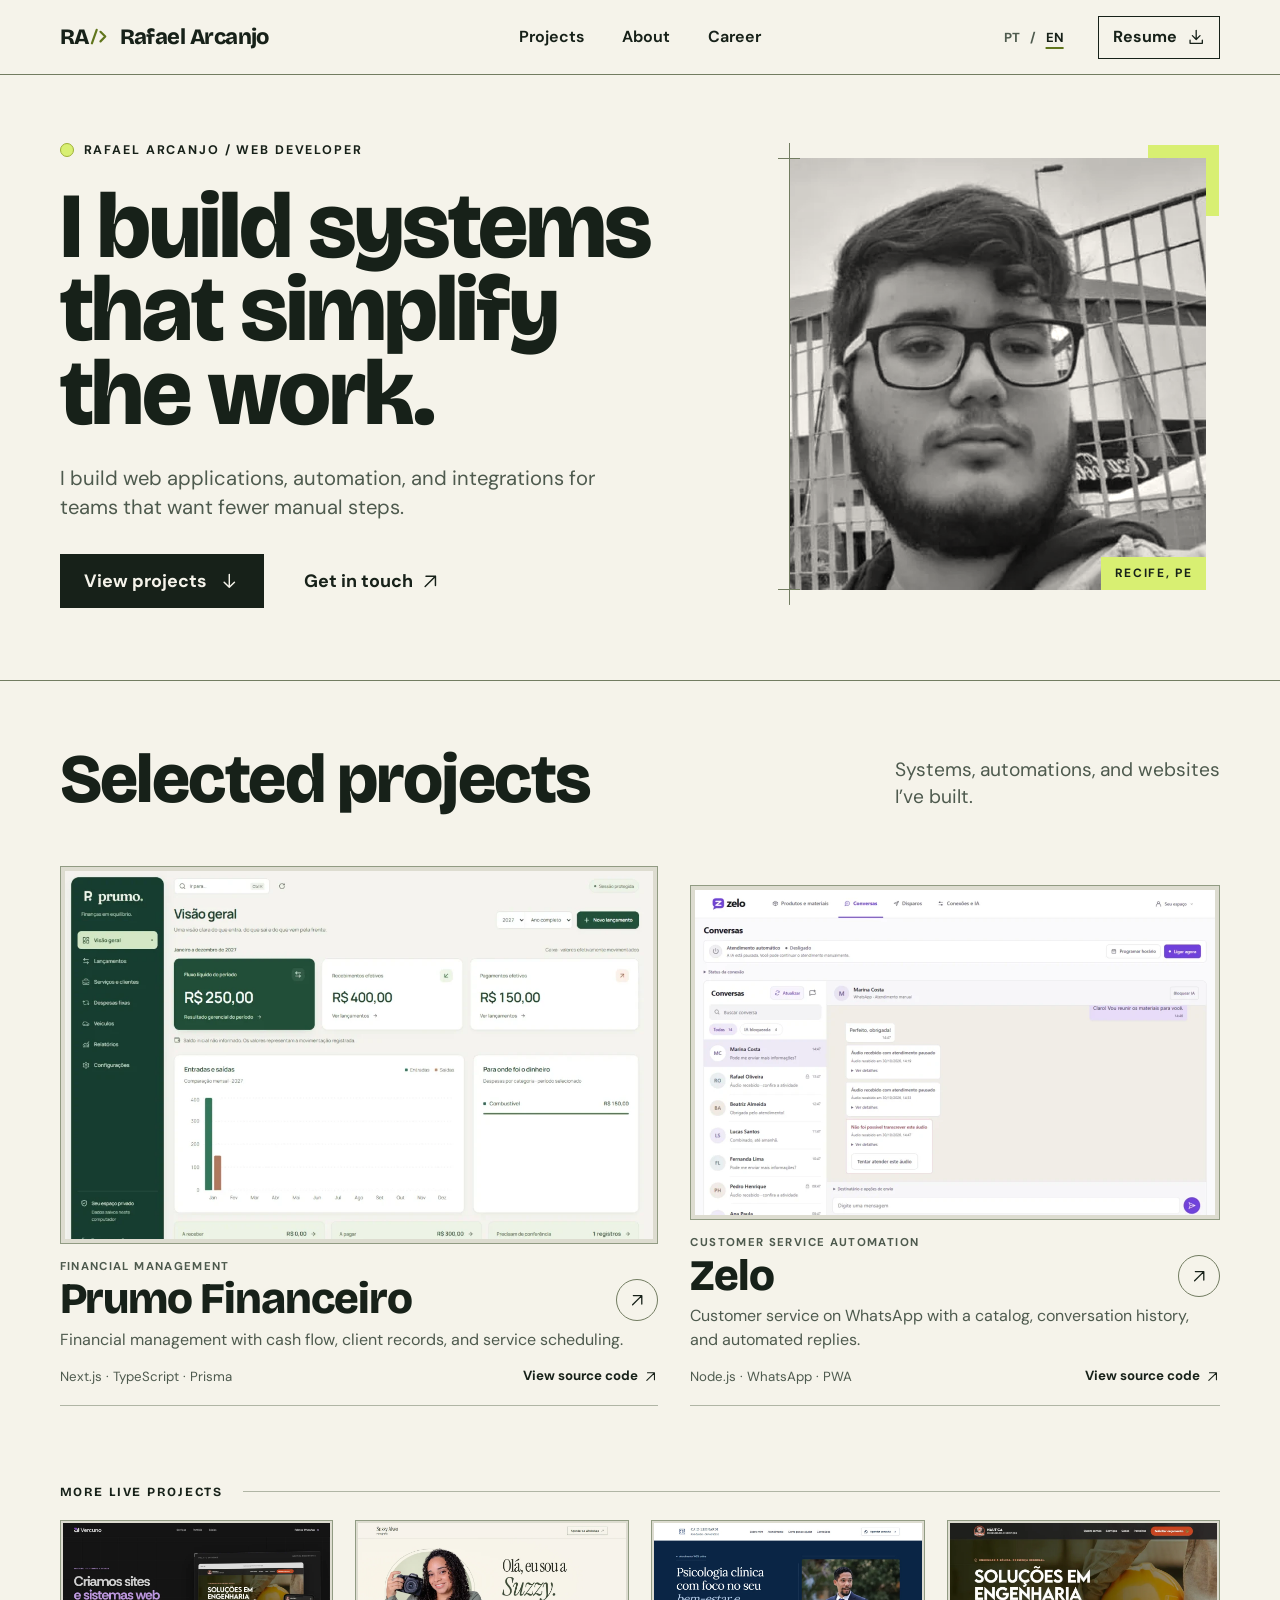
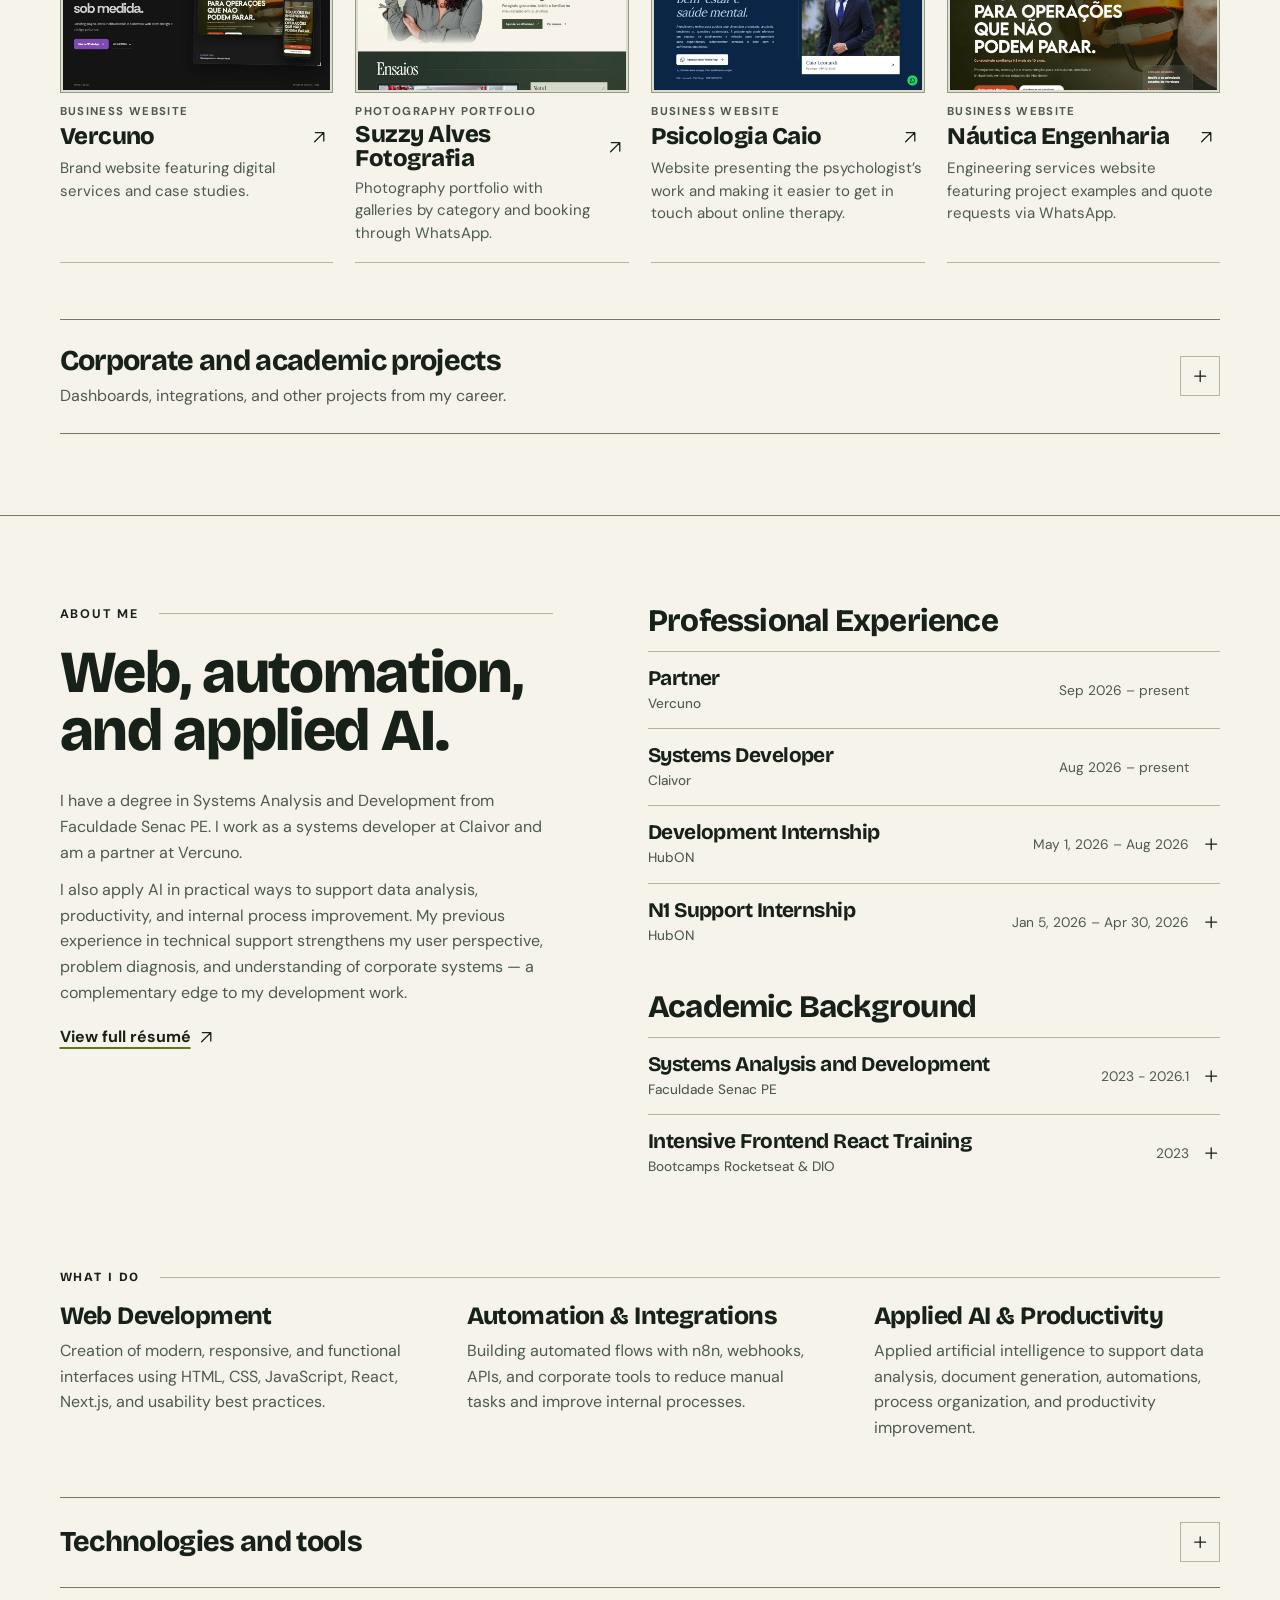
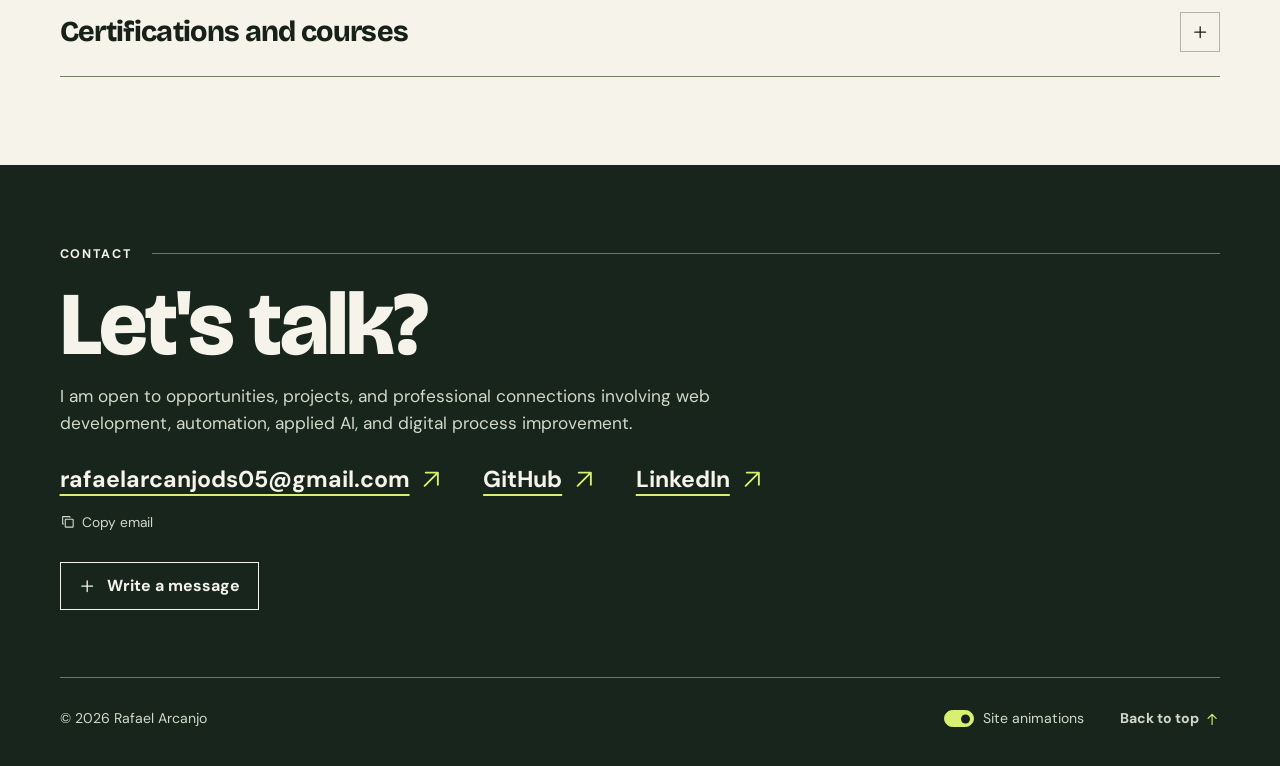
<file: index.html>
<!DOCTYPE html>
<html lang="pt-BR">
<head>
    <meta charset="UTF-8">
    <meta name="viewport" content="width=device-width, initial-scale=1">
    <title>Rafael Arcanjo | Desenvolvimento Web, Automação e IA Aplicada</title>
    <meta name="description" content="Portfólio de Rafael Arcanjo, desenvolvedor de aplicações web, automações e integrações. Conheça os projetos, a trajetória e as formas de contato.">
    <meta name="author" content="Rafael Arcanjo">
    <meta name="theme-color" content="#f5f3ea">
    <link rel="canonical" href="https://rafaeladsdev.com/">
    <meta property="og:type" content="website">
    <meta property="og:url" content="https://rafaeladsdev.com/">
    <meta property="og:locale" content="pt_BR">
    <meta property="og:site_name" content="Rafael Arcanjo">
    <meta property="og:title" content="Rafael Arcanjo | Desenvolvimento Web, Automação e IA Aplicada">
    <meta property="og:description" content="Aplicações web, automações e integrações desenvolvidas por Rafael Arcanjo.">
    <meta property="og:image" content="https://rafaeladsdev.com/assets/avatar-540.webp">
    <meta property="og:image:alt" content="Rafael Arcanjo">
    <meta name="twitter:card" content="summary">
    <meta name="twitter:title" content="Rafael Arcanjo | Desenvolvimento Web, Automação e IA Aplicada">
    <meta name="twitter:description" content="Projetos de desenvolvimento web, automação e IA aplicada de Rafael Arcanjo.">
    <meta name="twitter:image" content="https://rafaeladsdev.com/assets/avatar-540.webp">
    <link rel="icon" href="favicon.svg?v=5" type="image/svg+xml">
    <link rel="preload" href="assets/fonts/bricolage-grotesque.woff2" as="font" type="font/woff2" crossorigin>
    <link rel="stylesheet" href="style.css?v=14">
    <script src="motion.js?v=1" defer></script>
    <script src="i18n.js?v=6" defer></script>
    <script src="script.js?v=6" defer></script>
    <script src="disclosures.js?v=2" defer></script>
</head>
<body>
    <svg xmlns="http://www.w3.org/2000/svg" width="0" height="0" class="icon-library" aria-hidden="true">
        <symbol id="icon-out" viewBox="0 0 24 24"><path d="M6 18 18 6M7 6h11v11"/></symbol>
        <symbol id="icon-down" viewBox="0 0 24 24"><path d="M12 4v15m-6-6 6 6 6-6"/></symbol>
        <symbol id="icon-up" viewBox="0 0 24 24"><path d="M12 20V5m-6 6 6-6 6 6"/></symbol>
        <symbol id="icon-plus" viewBox="0 0 24 24"><path d="M12 5v14M5 12h14"/></symbol>
        <symbol id="icon-menu" viewBox="0 0 24 24"><path d="M4 8h16M4 16h16"/></symbol>
        <symbol id="icon-x" viewBox="0 0 24 24"><path d="m5 5 14 14M19 5 5 19"/></symbol>
        <symbol id="icon-download" viewBox="0 0 24 24"><path d="M12 3v12m-5-5 5 5 5-5M4 16v4h16v-4"/></symbol>
        <symbol id="icon-copy" viewBox="0 0 24 24"><rect x="8" y="8" width="12" height="12" rx="1"/><path d="M15 5V4H4v11h1"/></symbol>
    </svg>

    <a href="#main-content" class="skip-link" data-i18n="ui.skip">Ir para o conteúdo</a>
    <header class="masthead">
        <div class="shell masthead-inner">
            <a href="#home" class="brand" aria-label="Ir para o início" data-i18n-aria="nav.goHome">
                <span class="brand-mark" aria-hidden="true">
                    <span>RA</span>
                    <svg class="brand-code" viewBox="0 0 18 18" fill="none" stroke="currentColor" stroke-width="2.3" stroke-linecap="round" stroke-linejoin="round">
                        <path d="M7 2 2 16m9-12 5 5-5 5"/>
                    </svg>
                </span>
                <span class="brand-name">Rafael Arcanjo</span>
            </a>
            <nav class="nav-menu" id="navMenu">
                <a href="#projects" data-i18n="nav.projects">Projetos</a>
                <a href="#about" data-i18n="nav.about">Sobre</a>
                <a href="#experience" data-i18n="nav.experience">Trajetória</a>
            </nav>
            <div class="nav-actions">
                <div class="language-switch" role="group" aria-label="Idioma" data-i18n-aria="nav.language" hidden>
                    <button type="button" data-language="pt" lang="pt-BR" aria-label="Português" aria-pressed="true">PT</button>
                    <span aria-hidden="true">/</span>
                    <button type="button" data-language="en" lang="en" aria-label="English" aria-pressed="false">EN</button>
                </div>
                <a class="button button-outline nav-cv" href="curriculo.pdf" download="Curriculo-Rafael-Arcanjo.pdf" aria-label="Baixar currículo em PDF" data-i18n-aria="nav.downloadCv">
                    <span data-i18n="nav.cv">Currículo</span> <svg class="icon" aria-hidden="true"><use href="#icon-download"></use></svg>
                </a>
                <button type="button" class="menu-toggle" id="mobileToggle" aria-controls="navMenu" aria-expanded="false" aria-label="Abrir menu" data-i18n-aria="nav.openMenu" hidden>
                    <svg class="icon menu-toggle-open" aria-hidden="true"><use href="#icon-menu"></use></svg>
                    <svg class="icon menu-toggle-close" aria-hidden="true"><use href="#icon-x"></use></svg>
                </button>
            </div>
        </div>
    </header>

    <main id="main-content">
        <section class="hero" id="home" aria-labelledby="hero-title">
            <div class="shell hero-layout">
                <div class="hero-content">
                    <p class="eyebrow hero-eyebrow" data-i18n="hero.eyebrow">Rafael Arcanjo / Desenvolvedor web</p>
                    <h1 id="hero-title">
                        <span data-i18n="hero.line1">Crio sistemas</span>
                        <span data-i18n="hero.line2">que simplificam</span>
                        <span data-i18n="hero.line3">o trabalho.</span>
                    </h1>
                    <p class="hero-description" data-i18n="hero.description">Desenvolvo aplicações web, automações e integrações para equipes que precisam de menos etapas manuais.</p>
                    <div class="hero-actions">
                        <a href="#projects" class="button button-primary"><span data-i18n="hero.viewProjects">Ver projetos</span> <svg class="icon" aria-hidden="true"><use href="#icon-down"></use></svg></a>
                        <a href="#contact" class="text-link"><span data-i18n="hero.contact">Entrar em contato</span> <svg class="icon" aria-hidden="true"><use href="#icon-out"></use></svg></a>
                    </div>
                </div>
                <figure class="portrait">
                    <div class="portrait-frame">
                        <img src="assets/avatar-540.webp" width="540" height="540" alt="Rafael Arcanjo" fetchpriority="high" decoding="async">
                    </div>
                    <figcaption>Recife, PE</figcaption>
                </figure>
            </div>
        </section>

        <section id="projects" class="work-section" aria-labelledby="work-title">
            <div class="shell">
                <div class="work-intro" data-reveal>
                    <h2 id="work-title" data-i18n="projects.title">Projetos selecionados</h2>
                    <p data-i18n="projects.subtitle">Sistemas, automações e sites que desenvolvi.</p>
                </div>
                <div class="feature-grid">
                    <article class="project project-feature" data-reveal>
                        <a class="project-main" href="https://vercuno.com.br/portfolio/prumo" target="_blank" rel="noopener" aria-labelledby="prumo-action prumo-title">
                            <figure class="project-image">
                                <img src="assets/projects/prumo.webp" width="1040" height="650" loading="lazy" decoding="async" alt="Painel financeiro do Prumo" data-i18n-alt="projects.prumoAlt">
                            </figure>
                            <div class="project-heading">
                                <span data-i18n="projects.finCategory">Sistema financeiro</span>
                                <h3 id="prumo-title">Prumo Financeiro</h3>
                                <span class="project-arrow"><svg class="icon" aria-hidden="true"><use href="#icon-out"></use></svg></span>
                                <span data-i18n="projects.caseLink" id="prumo-action" class="sr-only">Ver estudo de caso</span>
                            </div>
                        </a>
                        <p data-i18n="projects.prumoDesc">Gestão financeira com fluxo de caixa, cadastro de clientes e agenda de serviços.</p>
                        <div class="project-meta">
                            <span>Next.js · TypeScript · Prisma</span>
                            <a class="text-link" href="https://github.com/RafaelADSdev/prumo" target="_blank" rel="noopener" aria-labelledby="prumo-code prumo-title">
                                <span data-i18n="projects.codeLink" id="prumo-code">Ver código</span> <svg class="icon" aria-hidden="true"><use href="#icon-out"></use></svg>
                            </a>
                        </div>
                    </article>
                    <article class="project project-feature" data-reveal>
                        <a class="project-main" href="https://vercuno.com.br/portfolio/zelo" target="_blank" rel="noopener" aria-labelledby="zelo-action zelo-title">
                            <figure class="project-image">
                                <img src="assets/projects/zelo.webp" width="1040" height="650" loading="lazy" decoding="async" alt="Painel de atendimento do Zelo" data-i18n-alt="projects.zeloAlt">
                            </figure>
                            <div class="project-heading">
                                <span data-i18n="projects.zeloCategory">Automação de atendimento</span>
                                <h3 id="zelo-title">Zelo</h3>
                                <span class="project-arrow"><svg class="icon" aria-hidden="true"><use href="#icon-out"></use></svg></span>
                                <span data-i18n="projects.caseLink" id="zelo-action" class="sr-only">Ver estudo de caso</span>
                            </div>
                        </a>
                        <p data-i18n="projects.zeloDesc">Atendimento via WhatsApp com catálogo, histórico de conversas e respostas automatizadas.</p>
                        <div class="project-meta">
                            <span>Node.js · WhatsApp · PWA</span>
                            <a class="text-link" href="https://github.com/RafaelADSdev/Zelo" target="_blank" rel="noopener" aria-labelledby="zelo-code zelo-title">
                                <span data-i18n="projects.codeLink" id="zelo-code">Ver código</span> <svg class="icon" aria-hidden="true"><use href="#icon-out"></use></svg>
                            </a>
                        </div>
                    </article>
                </div>

                <div class="sites">
                    <h3 class="eyebrow rule-label" data-i18n="projects.moreSites" data-reveal>Outros projetos publicados</h3>
                    <div class="sites-grid">
                        <article class="project project-site" data-reveal>
                            <a class="project-main" href="https://vercuno.com.br/" target="_blank" rel="noopener" aria-labelledby="vercuno-action vercuno-title">
                                <figure class="project-image">
                                    <img src="assets/projects/vercuno.webp" width="1040" height="650" loading="lazy" decoding="async" alt="Página inicial da Vercuno" data-i18n-alt="projects.vercunoAlt">
                                </figure>
                                <div class="project-heading">
                                    <span data-i18n="projects.siteCategory">Site institucional</span>
                                    <h4 id="vercuno-title">Vercuno</h4>
                                    <span class="project-arrow"><svg class="icon" aria-hidden="true"><use href="#icon-out"></use></svg></span>
                                    <span data-i18n="projects.liveLink" id="vercuno-action" class="sr-only">Ver site</span>
                                </div>
                            </a>
                            <p data-i18n="projects.vercunoDesc">Site da marca com serviços e estudos de caso sobre produtos digitais.</p>
                        </article>
                        <article class="project project-site" data-reveal>
                            <a class="project-main" href="https://fotografia-flax.vercel.app/" target="_blank" rel="noopener" aria-labelledby="fotografia-action fotografia-title">
                                <figure class="project-image">
                                    <img src="assets/projects/fotografia.webp" width="1040" height="650" loading="lazy" decoding="async" alt="Página inicial do portfólio de Suzzy Alves Fotografia" data-i18n-alt="projects.fotografiaAlt">
                                </figure>
                                <div class="project-heading">
                                    <span data-i18n="projects.photoCategory">Portfólio de fotografia</span>
                                    <h4 id="fotografia-title">Suzzy Alves Fotografia</h4>
                                    <span class="project-arrow"><svg class="icon" aria-hidden="true"><use href="#icon-out"></use></svg></span>
                                    <span data-i18n="projects.liveLink" id="fotografia-action" class="sr-only">Ver site</span>
                                </div>
                            </a>
                            <p data-i18n="projects.fotografiaDesc">Portfólio de ensaios com galerias por categoria e agendamento pelo WhatsApp.</p>
                        </article>
                        <article class="project project-site" data-reveal>
                            <a class="project-main" href="https://psicologocaio.vercel.app/" target="_blank" rel="noopener" aria-labelledby="caio-action caio-title">
                                <figure class="project-image">
                                    <img src="assets/projects/caio.webp" width="1040" height="650" loading="lazy" decoding="async" alt="Página inicial do site de Caio Leonardi" data-i18n-alt="projects.caioAlt">
                                </figure>
                                <div class="project-heading">
                                    <span data-i18n="projects.siteCategory">Site institucional</span>
                                    <h4 id="caio-title">Psicologia Caio</h4>
                                    <span class="project-arrow"><svg class="icon" aria-hidden="true"><use href="#icon-out"></use></svg></span>
                                    <span data-i18n="projects.liveLink" id="caio-action" class="sr-only">Ver site</span>
                                </div>
                            </a>
                            <p data-i18n="projects.caioDesc">Site para apresentar o trabalho do psicólogo e facilitar o contato para atendimento online.</p>
                        </article>
                        <article class="project project-site" data-reveal>
                            <a class="project-main" href="https://nauticaengenharia.vercel.app/" target="_blank" rel="noopener" aria-labelledby="nautica-action nautica-title">
                                <figure class="project-image">
                                    <img src="assets/projects/nautica.webp" width="1040" height="650" loading="lazy" decoding="async" alt="Página inicial da Náutica Engenharia" data-i18n-alt="projects.nauticaAlt">
                                </figure>
                                <div class="project-heading">
                                    <span data-i18n="projects.siteCategory">Site institucional</span>
                                    <h4 id="nautica-title">Náutica Engenharia</h4>
                                    <span class="project-arrow"><svg class="icon" aria-hidden="true"><use href="#icon-out"></use></svg></span>
                                    <span data-i18n="projects.liveLink" id="nautica-action" class="sr-only">Ver site</span>
                                </div>
                            </a>
                            <p data-i18n="projects.nauticaDesc">Site de serviços de engenharia com projetos e solicitação de orçamento pelo WhatsApp.</p>
                        </article>
                    </div>
                </div>

                <details class="disclosure project-archive" id="archive" data-reveal>
                    <summary>
                        <span>
                            <span class="disclosure-title" data-i18n="projects.archive">Projetos corporativos e acadêmicos</span>
                            <span class="disclosure-context" data-i18n="projects.archiveIntro">Dashboards, integrações e outros projetos da minha trajetória.</span>
                        </span>
                        <span class="disclosure-icon"><svg class="icon" aria-hidden="true"><use href="#icon-plus"></use></svg></span>
                    </summary>
                    <div class="filter-bar" role="group" aria-label="Filtrar projetos" data-i18n-aria="projects.filterLabel" hidden>
                        <button type="button" data-filter="all" aria-pressed="true" data-i18n="projects.filterAll">Todos</button>
                        <button type="button" data-filter="frontend" aria-pressed="false" data-i18n="projects.filterFrontend">Frontend</button>
                        <button type="button" data-filter="data" aria-pressed="false" data-i18n="projects.filterData">Dados / BI</button>
                    </div>
                    <ul class="archive-list">
                        <li data-category="frontend data">
                            <details class="archive-item">
                                <summary>
                                    <span class="archive-name">Flow Focus</span>
                                    <span class="item-meta">Next.js · TypeScript · Supabase · Bitrix24 · TanStack Query</span>
                                    <svg class="icon" aria-hidden="true"><use href="#icon-plus"></use></svg>
                                </summary>
                                <div class="archive-content">
                                    <p data-i18n="projects.p9Desc">Plataforma de redistribuição e auditoria de oportunidades comerciais da Diretoria Focus — captura atômica no bolsão Bitrix24, roletas, produtividade e geofencing no escritório.</p>
                                    <ul class="detail-points">
                                        <li data-i18n="projects.p9Li1">› Captura de oportunidades com RPC transacional, limite diário, auditoria (aprova/reprova) e sincronização Bitrix24 via Edge Function.</li>
                                        <li data-i18n="projects.p9Li2">› Auth Supabase com RLS por perfil/equipe, dashboard de produtividade real e roleta por valor de “Roleta Atual”.</li>
                                        <li data-i18n="projects.p9Li3">› Cerca virtual (geofencing) com sessão curta assinada — rotas operacionais só liberam dentro do perímetro do escritório.</li>
                                    </ul>
                                    <a class="text-link" href="https://github.com/RafaelADSdev/Flow-focus" target="_blank" rel="noopener"><span data-i18n="projects.codeLink">Ver código</span> <svg class="icon" aria-hidden="true"><use href="#icon-out"></use></svg></a>
                                </div>
                            </details>
                        </li>
                        <li data-category="frontend">
                            <details class="archive-item">
                                <summary>
                                    <span class="archive-name">Central de Demandas</span>
                                    <span class="item-meta">React 19 · TypeScript · Vite · Supabase</span>
                                    <svg class="icon" aria-hidden="true"><use href="#icon-plus"></use></svg>
                                </summary>
                                <div class="archive-content">
                                    <p data-i18n="projects.p10Desc">Sistema de gestão de demandas com projetos macro, microtarefas, tarefas avulsas, calendário, desempenho e cadastros — sincronizado com Supabase e cache local.</p>
                                    <ul class="detail-points">
                                        <li data-i18n="projects.p10Li1">› Organização de demandas em projetos macro, microtarefas e tarefas avulsas com visão de calendário e desempenho.</li>
                                        <li data-i18n="projects.p10Li2">› Persistência em Supabase (tabela JSON) com localStorage como cache/fallback e migração automática na primeira sincronização.</li>
                                        <li data-i18n="projects.p10Li3">› Stack Vite + React 19 + TypeScript, pronta para deploy estático na Vercel ou Netlify.</li>
                                    </ul>
                                    <a class="text-link" href="https://github.com/RafaelADSdev/central-demandas" target="_blank" rel="noopener"><span data-i18n="projects.codeLink">Ver código</span> <svg class="icon" aria-hidden="true"><use href="#icon-out"></use></svg></a>
                                </div>
                            </details>
                        </li>
                        <li data-category="frontend data">
                            <details class="archive-item">
                                <summary>
                                    <span class="archive-name">Dashboard Litoralize</span>
                                    <span class="item-meta">TanStack Start · React · Bitrix24 · Supabase</span>
                                    <svg class="icon" aria-hidden="true"><use href="#icon-plus"></use></svg>
                                </summary>
                                <div class="archive-content">
                                    <p data-i18n="projects.p11Desc">Dashboard comercial da Hub ON para panoramas da Superintendência Jordão — consolida leads do Bitrix24 por esteira, equipe, fase do funil e corretor.</p>
                                    <ul class="detail-points">
                                        <li data-i18n="projects.p11Li1">› Duas esteiras Bitrix (Comercial Geral e Econômico) com KPIs, gráfico mensal, funil ativo vs. perdas e detalhe por corretor.</li>
                                        <li data-i18n="projects.p11Li2">› Auth Supabase com papéis (Superintendente, Admin, Diretor, Líder) e gestão de acesso por visão, páginas e esteira.</li>
                                        <li data-i18n="projects.p11Li3">› Cache de 15 minutos, fallback local e proteção contra HTTP 429 — pensado para projeção em reuniões de panorama.</li>
                                    </ul>
                                    <a class="text-link" href="https://github.com/RafaelADSdev/Dashboard-Litoralize" target="_blank" rel="noopener"><span data-i18n="projects.codeLink">Ver código</span> <svg class="icon" aria-hidden="true"><use href="#icon-out"></use></svg></a>
                                </div>
                            </details>
                        </li>
                        <li data-category="frontend data">
                            <details class="archive-item">
                                <summary>
                                    <span class="archive-name">Dashboard de Suportes Presenciais</span>
                                    <span class="item-meta">React · Supabase Realtime · Bitrix24</span>
                                    <svg class="icon" aria-hidden="true"><use href="#icon-plus"></use></svg>
                                </summary>
                                <div class="archive-content">
                                    <p data-i18n="projects.p6Desc">Painel em tempo real para exibição em TV no salão — fila de atendimento presencial integrada ao Bitrix24, com dados sincronizados via Supabase Realtime.</p>
                                    <ul class="detail-points">
                                        <li data-i18n="projects.p6Li1">› Fila FIFO de suportes presenciais com atualização instantânea via Supabase Realtime, sem refresh manual.</li>
                                        <li data-i18n="projects.p6Li2">› Integração Bitrix24 via Edge Function (webhook de deals) com identificação automática de solicitante, equipe e superintendência.</li>
                                        <li data-i18n="projects.p6Li3">› Painel TV com ticket ativo, último resolvido, fila completa, filtros por superintendência e sincronização automática a cada 3 minutos.</li>
                                    </ul>
                                    <a class="text-link" href="https://github.com/RafaelADSdev/Dashboard-de-Suportes-Presenciais-" target="_blank" rel="noopener"><span data-i18n="projects.codeLink">Ver código</span> <svg class="icon" aria-hidden="true"><use href="#icon-out"></use></svg></a>
                                </div>
                            </details>
                        </li>
                        <li data-category="frontend data">
                            <details class="archive-item">
                                <summary>
                                    <span class="archive-name">Dashboard Superintendência Stüpp</span>
                                    <span class="item-meta">Next.js · Bitrix24 · Supabase</span>
                                    <svg class="icon" aria-hidden="true"><use href="#icon-plus"></use></svg>
                                </summary>
                                <div class="archive-content">
                                    <p data-i18n="projects.p7Desc">Painel operacional para acompanhar negociações do Bitrix24 da Superintendência Stüpp — KPIs, funis comerciais, Kanban com drag-and-drop e exportação de relatórios.</p>
                                    <ul class="detail-points">
                                        <li data-i18n="projects.p7Li1">› KPIs consolidados de duas esteiras comerciais, funis, evolução temporal e leads por diretoria, equipe e fonte.</li>
                                        <li data-i18n="projects.p7Li2">› Kanban operacional com arrastar e soltar, transferência individual e em lote, sincronizado diretamente com o CRM Bitrix24.</li>
                                        <li data-i18n="projects.p7Li3">› Filtros por período, diretoria, equipe e roleta; exportação PDF/Excel; auth via Supabase e atualização automática a cada 10 segundos.</li>
                                    </ul>
                                    <a class="text-link" href="https://github.com/RafaelADSdev/Dashboard-St-pp" target="_blank" rel="noopener"><span data-i18n="projects.codeLink">Ver código</span> <svg class="icon" aria-hidden="true"><use href="#icon-out"></use></svg></a>
                                </div>
                            </details>
                        </li>
                        <li data-category="frontend">
                            <details class="archive-item">
                                <summary>
                                    <span class="archive-name">Gestão de Patrimônio HubON</span>
                                    <span class="item-meta">HTML5 · CSS3 · JavaScript</span>
                                    <svg class="icon" aria-hidden="true"><use href="#icon-plus"></use></svg>
                                </summary>
                                <div class="archive-content">
                                    <p data-i18n="projects.p3Desc">Sistema web para inventário e controle de ativos tecnológicos corporativos, com operação offline e foco em uso interno.</p>
                                    <ul class="detail-points">
                                        <li data-i18n="projects.p3Li1">› CRUD completo de notebooks e celulares, com registro local sem banco de dados externo.</li>
                                        <li data-i18n="projects.p3Li2">› Busca em tempo real e filtros por status, departamento e ano para localização rápida de equipamentos.</li>
                                        <li data-i18n="projects.p3Li3">› Upload de fotos com lightbox e exportação de relatórios em CSV para apoio operacional.</li>
                                    </ul>
                                    <a class="text-link" href="https://github.com/RafaelADSdev/-Gestao-de-Patrimonio-HubON-" target="_blank" rel="noopener"><span data-i18n="projects.codeLink">Ver código</span> <svg class="icon" aria-hidden="true"><use href="#icon-out"></use></svg></a>
                                </div>
                            </details>
                        </li>
                        <li data-category="frontend">
                            <details class="archive-item">
                                <summary>
                                    <span class="archive-name">BBTS – Carbon Credits</span>
                                    <span class="item-meta">JavaScript · MetaMask · Ethereum</span>
                                    <svg class="icon" aria-hidden="true"><use href="#icon-plus"></use></svg>
                                </summary>
                                <div class="archive-content">
                                    <p data-i18n="projects.p4Desc">Plataforma web para monitorar emissões de carbono e apoiar a compensação ambiental corporativa via blockchain.</p>
                                    <ul class="detail-points">
                                        <li data-i18n="projects.p4Li1">› Dashboard de emissões de CO₂ por consumo de energia e frota de veículos.</li>
                                        <li data-i18n="projects.p4Li2">› Integração com MetaMask para tokenização de créditos de carbono na rede Ethereum.</li>
                                        <li data-i18n="projects.p4Li3">› Catálogo de projetos sustentáveis para compensação ambiental de forma ágil e segura.</li>
                                    </ul>
                                    <a class="text-link" href="https://github.com/Clairefairy/BBTS_Frontend" target="_blank" rel="noopener"><span data-i18n="projects.codeLink">Ver código</span> <svg class="icon" aria-hidden="true"><use href="#icon-out"></use></svg></a>
                                </div>
                            </details>
                        </li>
                        <li data-category="frontend data">
                            <details class="archive-item">
                                <summary>
                                    <span class="archive-name">Dashboard Focus</span>
                                    <span class="item-meta">TanStack Start · React · Bitrix24</span>
                                    <svg class="icon" aria-hidden="true"><use href="#icon-plus"></use></svg>
                                </summary>
                                <div class="archive-content">
                                    <p data-i18n="projects.p5Desc">Dashboard comercial da Hub ON para reuniões de panorama das equipes Focus — consolida leads do Bitrix24 por mês, equipe, fase do funil e corretor.</p>
                                    <ul class="detail-points">
                                        <li data-i18n="projects.p5Li1">› Visão geral com KPIs do funil ativo, gráfico de chegada de leads por mês e distribuição por fase.</li>
                                        <li data-i18n="projects.p5Li2">› Abas Elite, Líder e Total com detalhe por corretor, filtro de período e separação visual entre funil ativo e perdas.</li>
                                        <li data-i18n="projects.p5Li3">› Integração Bitrix24 via webhook com cache de 15 minutos, fallback local e proteção contra limite HTTP 429.</li>
                                    </ul>
                                    <a class="text-link" href="https://github.com/RafaelADSdev/Dashboard-Focus" target="_blank" rel="noopener"><span data-i18n="projects.codeLink">Ver código</span> <svg class="icon" aria-hidden="true"><use href="#icon-out"></use></svg></a>
                                </div>
                            </details>
                        </li>
                        <li data-category="frontend data">
                            <details class="archive-item">
                                <summary>
                                    <span class="archive-name">HubCore Dashboard</span>
                                    <span class="item-meta">React 19 · TypeScript · Express · MariaDB · Bitrix24</span>
                                    <svg class="icon" aria-hidden="true"><use href="#icon-plus"></use></svg>
                                </summary>
                                <div class="archive-content">
                                    <p data-i18n="projects.p8Desc">Dashboard web interno da Hub Nogueira / FlyStart para gestão comercial em tempo real: leads, vendas, metas de VGV, campanhas Meta Ads, secretaria de vendas (CCA/SV), roletas Bitrix e portal exclusivo para construtoras.</p>
                                    <ul class="detail-points">
                                        <li data-i18n="projects.p8Li1">› Hub Launcher com módulos independentes: Leads, Vendas, Metas, Meta Ads, Roletas Bitrix, Secretaria (CCA/SV) e Portal Construtora.</li>
                                        <li data-i18n="projects.p8Li2">› Autenticação JWT, controle granular de permissões por usuário e Row-Level Security (RLS) nos dados sensíveis.</li>
                                        <li data-i18n="projects.p8Li3">› Stack full stack com React 19, TypeScript, Vite, Express 5, MariaDB e integrações Bitrix24, Meta Ads API e FlyStart XML.</li>
                                    </ul>
                                    <a class="text-link" href="#contact"><span data-i18n="projects.requestDetails">Pedir detalhes</span> <svg class="icon" aria-hidden="true"><use href="#icon-out"></use></svg></a>
                                </div>
                            </details>
                        </li>
                    </ul>
                </details>
            </div>
        </section>

        <section id="about" class="profile-section" aria-labelledby="about-title">
            <div class="shell">
                <div class="profile-layout">
                    <div class="about" data-reveal>
                        <p class="eyebrow rule-label" data-i18n="about.tag">Sobre mim</p>
                        <h2 id="about-title" data-i18n="about.title">Web, automação e IA aplicada.</h2>
                        <p data-i18n="about.p1">Sou formado em Análise e Desenvolvimento de Sistemas pela Faculdade Senac PE. Hoje atuo como desenvolvedor de sistemas na Claivor e sou sócio da Vercuno.</p>
                        <p data-i18n="about.p2">Também aplico IA de forma prática para apoiar análise de dados, produtividade e melhoria de processos internos. Minha experiência anterior em suporte técnico reforça minha visão de usuário, diagnóstico de problemas e entendimento de sistemas corporativos — um diferencial complementar à minha atuação em desenvolvimento.</p>
                        <a href="curriculo.html" hreflang="pt-BR" class="text-link text-link-underlined"><span data-i18n="about.cv">Ver currículo completo</span> <svg class="icon" aria-hidden="true"><use href="#icon-out"></use></svg></a>
                    </div>

                    <div id="experience" class="career">
                        <h3 data-i18n="experience.title" class="career-title rule-label" data-reveal>Experiência Profissional</h3>
                        <div class="career-item career-role" data-reveal>
                            <span class="career-name"><span data-i18n="experience.vercunoTitle">Sócio</span> <small>Vercuno</small></span>
                            <span data-i18n="experience.vercunoDate" class="item-meta">set/2026 – atual</span>
                        </div>
                        <div class="career-item career-role" data-reveal>
                            <span class="career-name"><span data-i18n="experience.claivorTitle">Desenvolvedor de Sistemas</span> <small>Claivor</small></span>
                            <span data-i18n="experience.claivorDate" class="item-meta">ago/2026 – atual</span>
                        </div>
                        <details class="career-item" data-reveal>
                            <summary>
                                <span class="career-name"><span data-i18n="experience.job1Title">Estágio em Desenvolvimento</span> <small>HubON</small></span>
                                <span data-i18n="experience.job1Date" class="item-meta">01/05/2026 – ago/2026</span>
                                <svg class="icon" aria-hidden="true"><use href="#icon-plus"></use></svg>
                            </summary>
                            <div class="career-description">
                                <p data-i18n="experience.job1Intro">Atuação no desenvolvimento e manutenção de aplicações web e sistemas internos da empresa, com foco em interfaces, integrações e melhoria de fluxos:</p>
                                <ul class="detail-points">
                                    <li data-i18n="experience.job1Li1">› Desenvolvimento e manutenção de interfaces com React, HTML5 e CSS3, com componentização e ajustes de responsividade.</li>
                                    <li data-i18n="experience.job1Li2">› Integração de soluções com Supabase e automações de processos via n8n, webhooks e APIs.</li>
                                    <li data-i18n="experience.job1Li3">› Correção de bugs visuais e de fluxo de dados, com apoio em testes de interface e sistemas internos.</li>
                                    <li data-i18n="experience.job1Li4">› Colaboração na melhoria da experiência do usuário e na evolução de produtos digitais corporativos.</li>
                                </ul>
                            </div>
                        </details>
                        <details class="career-item" data-reveal>
                            <summary>
                                <span class="career-name"><span data-i18n="experience.job2Title">Estágio em Suporte N1</span> <small>HubON</small></span>
                                <span data-i18n="experience.job2Date" class="item-meta">05/01/2026 – 30/04/2026</span>
                                <svg class="icon" aria-hidden="true"><use href="#icon-plus"></use></svg>
                            </summary>
                            <div class="career-description">
                                <p data-i18n="experience.job2Intro">Experiência complementar em suporte corporativo, atendimento a usuários e manutenção de sistemas internos:</p>
                                <ul class="detail-points">
                                    <li data-i18n="experience.job2Li1">› Atendimento técnico, diagnóstico de falhas em hardware, software e redes locais.</li>
                                    <li data-i18n="experience.job2Li2">› Administração de usuários no Active Directory, suporte ao CRM Bitrix e gestão de permissões de acesso.</li>
                                    <li data-i18n="experience.job2Li3">› Criação de scripts Shell para automatizar instalações e tarefas repetitivas em novos setups.</li>
                                    <li data-i18n="experience.job2Li4">› Documentação de FAQ e padronização de atendimentos para reduzir o tempo médio de resolução (SLA).</li>
                                </ul>
                            </div>
                        </details>
                        <h3 data-i18n="education.title" class="career-title rule-label" data-reveal>Formação Acadêmica</h3>
                        <details class="career-item" data-reveal>
                            <summary>
                                <span class="career-name"><span data-i18n="education.edu1Title">Análise e Desenvolvimento de Sistemas</span> <small><span data-i18n="education.edu1School">Faculdade Senac PE</span></small></span>
                                <span data-i18n="education.edu1Date" class="item-meta">2023 - 2026.1</span>
                                <svg class="icon" aria-hidden="true"><use href="#icon-plus"></use></svg>
                            </summary>
                            <p data-i18n="education.edu1Desc" class="career-description">Formado em Análise e Desenvolvimento de Sistemas pela Faculdade Senac PE — 2026.1. Formação em engenharia de requisitos, lógica estruturada, bancos de dados relacionais e desenvolvimento web.</p>
                        </details>
                        <details class="career-item" data-reveal>
                            <summary>
                                <span class="career-name"><span data-i18n="education.edu2Title">Formação Intensiva Frontend React</span> <small>Bootcamps Rocketseat &amp; DIO</small></span>
                                <span data-i18n="education.edu2Date" class="item-meta">2023</span>
                                <svg class="icon" aria-hidden="true"><use href="#icon-plus"></use></svg>
                            </summary>
                            <p data-i18n="education.edu2Desc" class="career-description">Especialização prática voltada a componentização, Hooks de estado do React, consumo de dados assíncronos e Deploy automatizado na Vercel/GitHub Pages.</p>
                        </details>
                    </div>
                </div>

                <div class="expertise" id="services">
                    <h3 class="eyebrow rule-label" data-i18n="services.title" data-reveal>O que eu faço</h3>
                    <div class="service-grid">
                        <article data-reveal>
                            <h4 data-i18n="services.card1Title">Desenvolvimento Web</h4>
                            <p data-i18n="services.card1Desc">Criação de interfaces modernas, responsivas e funcionais utilizando HTML, CSS, JavaScript, React, Next.js e boas práticas de usabilidade.</p>
                        </article>
                        <article data-reveal>
                            <h4 data-i18n="services.card2Title">Automações &amp; Integrações</h4>
                            <p data-i18n="services.card2Desc">Construção de fluxos automatizados com n8n, webhooks, APIs e ferramentas corporativas para reduzir tarefas manuais e melhorar processos internos.</p>
                        </article>
                        <article data-reveal>
                            <h4 data-i18n="services.card3Title">IA Aplicada &amp; Produtividade</h4>
                            <p data-i18n="services.card3Desc">Uso de inteligência artificial aplicada para apoiar análise de dados, geração de documentos, automações, organização de processos e melhoria da produtividade.</p>
                        </article>
                    </div>
                </div>

                <details class="disclosure" id="stack" data-reveal>
                    <summary>
                        <span class="disclosure-title" data-i18n="stack.title">Tecnologias e ferramentas</span>
                        <span class="disclosure-icon"><svg class="icon" aria-hidden="true"><use href="#icon-plus"></use></svg></span>
                    </summary>
                    <dl class="tech-list">
                        <div>
                            <dt data-i18n="stack.frontend">Front-end</dt>
                            <dd>HTML · CSS · JavaScript · TypeScript · React · Next.js · Astro · Vite · TanStack Start · TanStack Query · Tailwind CSS</dd>
                        </div>
                        <div>
                            <dt data-i18n="stack.backend">Back-end</dt>
                            <dd>Node.js · Express · PHP</dd>
                        </div>
                        <div>
                            <dt data-i18n="stack.automation">Automações &amp; Integrações</dt>
                            <dd>n8n · Webhooks · REST APIs · WhatsApp · Bitrix24 · Google Sheets</dd>
                        </div>
                        <div>
                            <dt data-i18n="stack.ai">IA Aplicada</dt>
                            <dd>OpenAI · Gemini · Claude · GitHub Copilot</dd>
                        </div>
                        <div>
                            <dt data-i18n="stack.dataTools">Bancos de dados &amp; análise</dt>
                            <dd>Supabase · Supabase Realtime · PostgreSQL · MariaDB · Prisma · SQL · Excel · Power BI · DBeaver</dd>
                        </div>
                        <div>
                            <dt data-i18n="stack.deployment">Versionamento &amp; deploy</dt>
                            <dd>Git · GitHub · GitHub Actions · GitHub Pages · Docker · Vercel</dd>
                        </div>
                        <div>
                            <dt data-i18n="stack.support">Suporte &amp; Sistemas</dt>
                            <dd>Windows · Linux · Active Directory · Shell Scripting</dd>
                        </div>
                    </dl>
                </details>

                <details class="disclosure" id="certifications" data-reveal>
                    <summary>
                        <span class="disclosure-title" data-i18n="certifications.title">Certificados e cursos</span>
                        <span class="disclosure-icon"><svg class="icon" aria-hidden="true"><use href="#icon-plus"></use></svg></span>
                    </summary>
                    <ul class="certificate-list">
                        <li>
                            <strong data-i18n="certifications.cert1Title">Formação Front-end - HTML, CSS, JavaScript, React e +</strong>
                            <span class="item-meta">Udemy · <time datetime="2026-06">06/2026</time> · 51.5 <span data-i18n="certifications.hours">horas</span></span>
                            <p data-i18n="certifications.cert1Topics">HTML5, CSS3, JavaScript ES6+, React, Hooks, Redux, Node.js e ferramentas do ecossistema.</p>
                            <span class="credential"><span data-i18n="certifications.credential">Credencial</span> · UC-6fee6159-bb18-4387-8f08-161a3c0e2665</span>
                        </li>
                        <li>
                            <strong data-i18n="certifications.cert2Title">AI-900 - Fundamentos de IA no Azure</strong>
                            <span class="item-meta">Fundação Bradesco &amp; Microsoft · <time datetime="2026-06">06/2026</time> · 16 <span data-i18n="certifications.hours">horas</span></span>
                            <p data-i18n="certifications.cert2Topics">Conceitos fundamentais de Inteligência Artificial, Machine Learning, Visão Computacional, NLP e serviços da Azure AI.</p>
                            <span class="credential"><span data-i18n="certifications.credential">Credencial</span> · 53E09983-CEB4-4F16-90B3-F3123CCEE236</span>
                        </li>
                        <li>
                            <strong data-i18n="certifications.cert3Title">Automação com n8n</strong>
                            <span class="item-meta">Rocketseat · <time datetime="2025-10">10/2025</time> · 3 <span data-i18n="certifications.hours">horas</span></span>
                            <p data-i18n="certifications.cert3Topics">Automação de processos, tratamento e validação de dados, controle de fluxo (If, Loop, Merge) e integrações de APIs externas.</p>
                            <span class="credential"><span data-i18n="certifications.credential">Credencial</span> · 5e50294d-238d-41ed-8110-cd3cde5bc53c</span>
                        </li>
                        <li>
                            <strong data-i18n="certifications.cert4Title">SENAC TakeOff 2025.2</strong>
                            <span class="item-meta">Rocketseat &amp; SENAC · <time datetime="2025-10">10/2025</time> · 8 <span data-i18n="certifications.hours">horas</span></span>
                            <p data-i18n="certifications.cert4Topics">Tecnologias Emergentes, Learning Agility, Fundamentos de DevOps, Primeiros passos com Docker e Prompt Engineering.</p>
                            <span class="credential"><span data-i18n="certifications.credential">Credencial</span> · ef22daf8-e907-4ecd-b285-e186ba53bc62</span>
                        </li>
                        <li>
                            <strong data-i18n="certifications.cert5Title">Gerenciamento de Ameaças Cibernéticas</strong>
                            <span class="item-meta">Cisco Networking Academy · <time datetime="2025-09">09/2025</time></span>
                            <p data-i18n="certifications.cert5Topics">Princípios de segurança da informação, detecção de ameaças cibernéticas, proteção de dados e políticas de segurança em rede.</p>
                            <span class="credential"><span data-i18n="certifications.verified">Credencial Verificada - Cisco</span></span>
                        </li>
                        <li>
                            <strong data-i18n="certifications.cert6Title">Soluções de IA no GitHub</strong>
                            <span class="item-meta">Fundação Bradesco &amp; Microsoft · <time datetime="2026-06">06/2026</time> · 15 <span data-i18n="certifications.hours">horas</span></span>
                            <p data-i18n="certifications.cert6Topics">IA Generativa no desenvolvimento, automações com GitHub Actions, Copilot e práticas modernas no controle de versão Git.</p>
                            <span class="credential"><span data-i18n="certifications.credential">Credencial</span> · E8F39B20-C39F-4CB8-ABD6-FCC885193B08</span>
                        </li>
                        <li>
                            <strong data-i18n="certifications.cert7Title">CPNordeste - Participante</strong>
                            <span class="item-meta">Campus Party Brasil · <time datetime="2024-09">09/2024</time> · 33 <span data-i18n="certifications.hours">horas</span></span>
                            <p data-i18n="certifications.cert7Topics">Participação presencial em workshops, hackathons e palestras de inovação, empreendedorismo e desenvolvimento na Campus Party.</p>
                            <span class="credential"><span data-i18n="certifications.inPerson">Participação Presencial</span></span>
                        </li>
                    </ul>
                </details>
            </div>
        </section>

        <section class="contact" id="contact" aria-labelledby="contact-title">
            <div class="shell">
                <p class="eyebrow rule-label" data-i18n="contact.tag" data-reveal>Contato</p>
                <h2 id="contact-title" data-i18n="contact.title" data-reveal>Vamos conversar?</h2>
                <p data-i18n="contact.subtitle" class="contact-intro" data-reveal>Estou aberto a oportunidades, projetos e conexões profissionais envolvendo desenvolvimento web, automações, IA aplicada e melhoria de processos digitais.</p>
                <div class="contact-links" data-reveal>
                    <a class="text-link text-link-underlined" href="mailto:rafaelarcanjods05@gmail.com" id="contactEmail">rafaelarcanjods05@gmail.com <svg class="icon" aria-hidden="true"><use href="#icon-out"></use></svg></a>
                    <a class="text-link text-link-underlined" href="https://github.com/RafaelADSdev" target="_blank" rel="noopener">GitHub <svg class="icon" aria-hidden="true"><use href="#icon-out"></use></svg></a>
                    <a class="text-link text-link-underlined" href="https://www.linkedin.com/in/rafaeladsdev" target="_blank" rel="noopener">LinkedIn <svg class="icon" aria-hidden="true"><use href="#icon-out"></use></svg></a>
                </div>
                <button type="button" class="copy-button" id="btnCopyEmail" hidden>
                    <svg class="icon" aria-hidden="true"><use href="#icon-copy"></use></svg>
                    <span data-i18n="contact.copyEmail">Copiar e-mail</span>
                </button>
                <span class="sr-only" id="copyFeedback" role="status"></span>

                <details class="message-disclosure" id="contact-message" data-reveal>
                    <summary class="button button-outline"><svg class="icon" aria-hidden="true"><use href="#icon-plus"></use></svg> <span data-i18n="contact.formOpen">Escrever uma mensagem</span></summary>
                    <form id="contactForm" class="contact-form" action="send-contact.php" method="POST">
                        <input type="checkbox" name="botcheck" tabindex="-1" autocomplete="off" hidden>
                        <div class="form-row">
                            <label>
                                <span data-i18n="contact.formName">Seu Nome</span>
                                <input type="text" name="name" autocomplete="name" maxlength="120" required>
                            </label>
                            <label>
                                <span data-i18n="contact.formEmail">Seu E-mail</span>
                                <input type="email" name="email" autocomplete="email" maxlength="254" required>
                            </label>
                        </div>
                        <label>
                            <span data-i18n="contact.formMessage">Sua Mensagem</span>
                            <textarea name="message" rows="5" maxlength="4000" required></textarea>
                        </label>
                        <button type="submit" class="button button-accent" id="btnSubmitForm">
                            <span data-i18n="contact.submit">Enviar mensagem</span> <svg class="icon" aria-hidden="true"><use href="#icon-out"></use></svg>
                        </button>
                        <p class="form-feedback" id="formFeedback" role="status"></p>
                    </form>
                </details>
            </div>
        </section>
    </main>

    <footer class="footer">
        <div class="shell footer-inner" data-reveal>
            <span data-i18n="footer.rights">© 2026 Rafael Arcanjo</span>
            <div class="footer-actions">
                <button type="button" class="motion-toggle" id="motionToggle" role="switch" aria-checked="false" hidden>
                    <span data-i18n="footer.motion">Animações do site</span>
                </button>
                <a class="text-link" href="#home"><span data-i18n="footer.top">Voltar ao topo</span> <svg class="icon" aria-hidden="true"><use href="#icon-up"></use></svg></a>
            </div>
        </div>
    </footer>

    <script type="application/ld+json">
    {
        "@context": "https://schema.org",
        "@type": "Person",
        "name": "Rafael Arcanjo",
        "url": "https://rafaeladsdev.com/",
        "image": "https://rafaeladsdev.com/assets/avatar-540.webp",
        "jobTitle": "Desenvolvedor Web",
        "sameAs": ["https://github.com/RafaelADSdev", "https://www.linkedin.com/in/rafaeladsdev"]
    }
    </script>
</body>
</html>
</file>
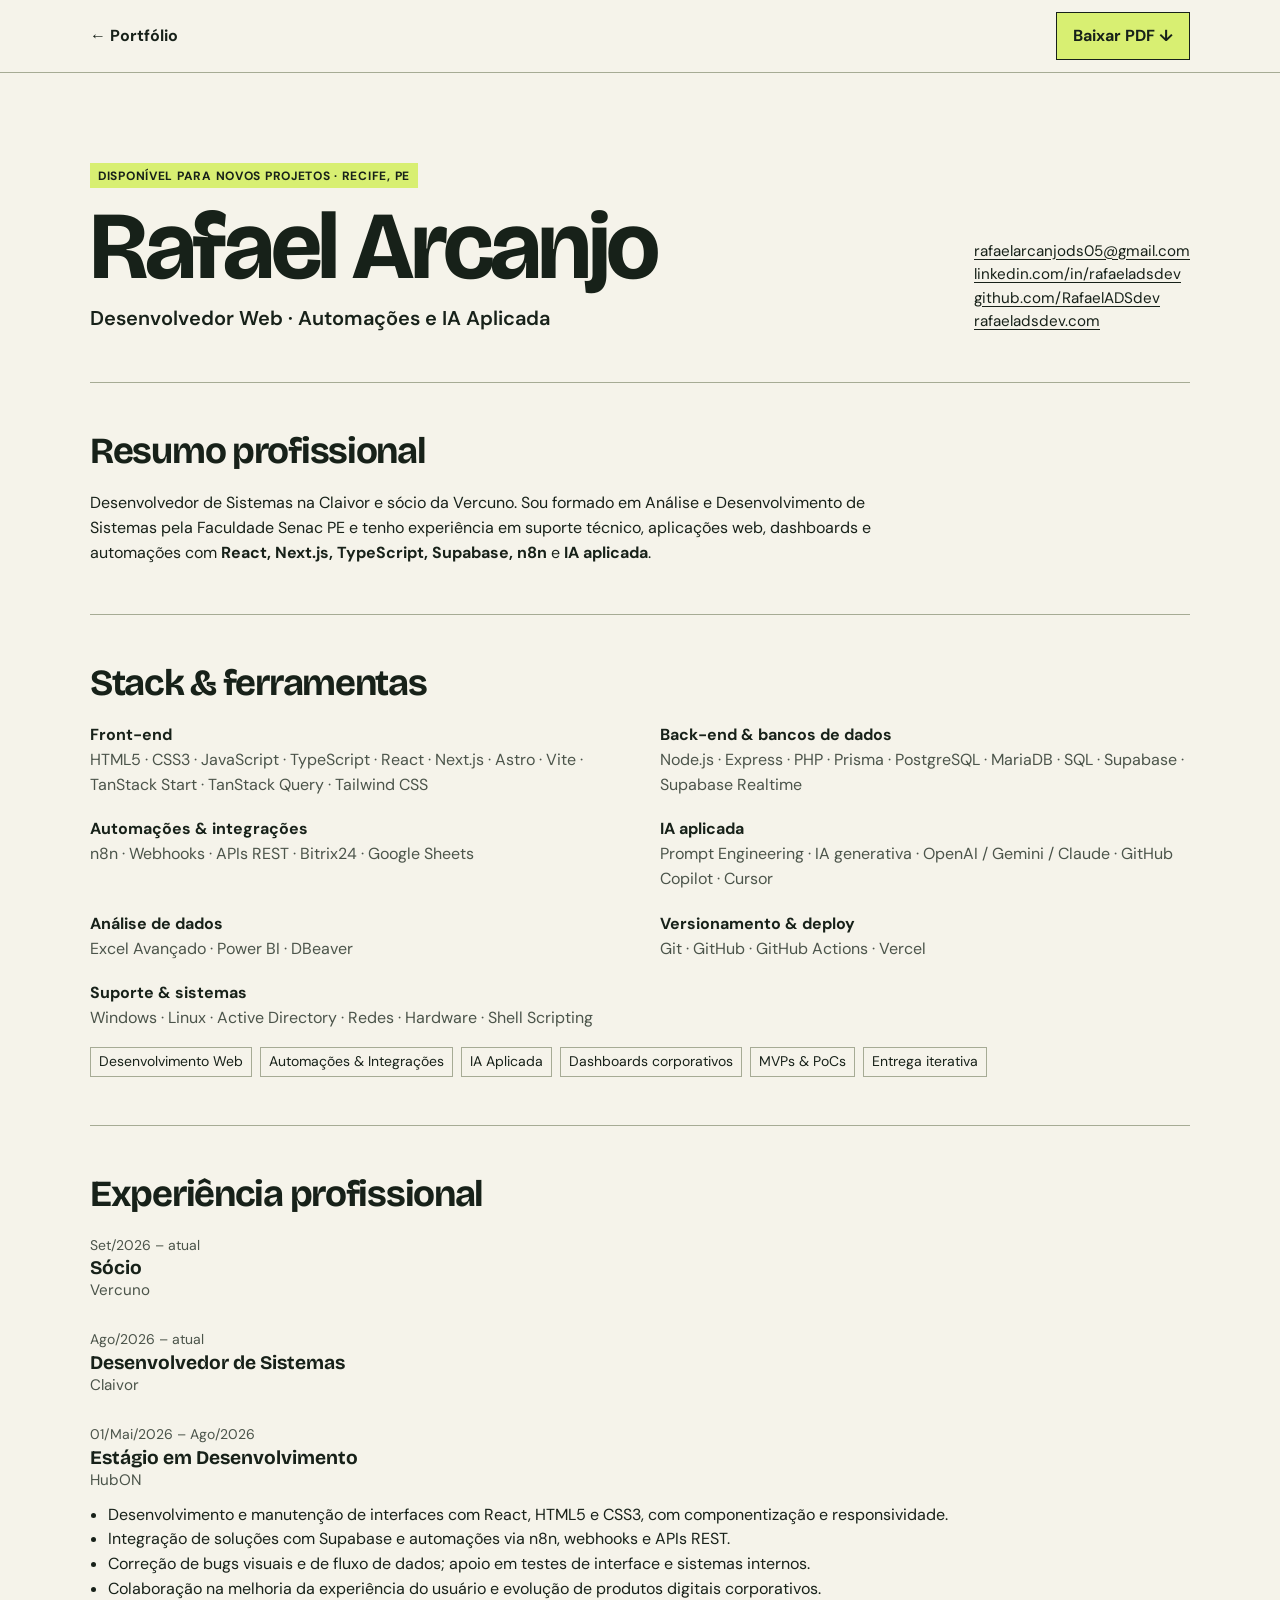
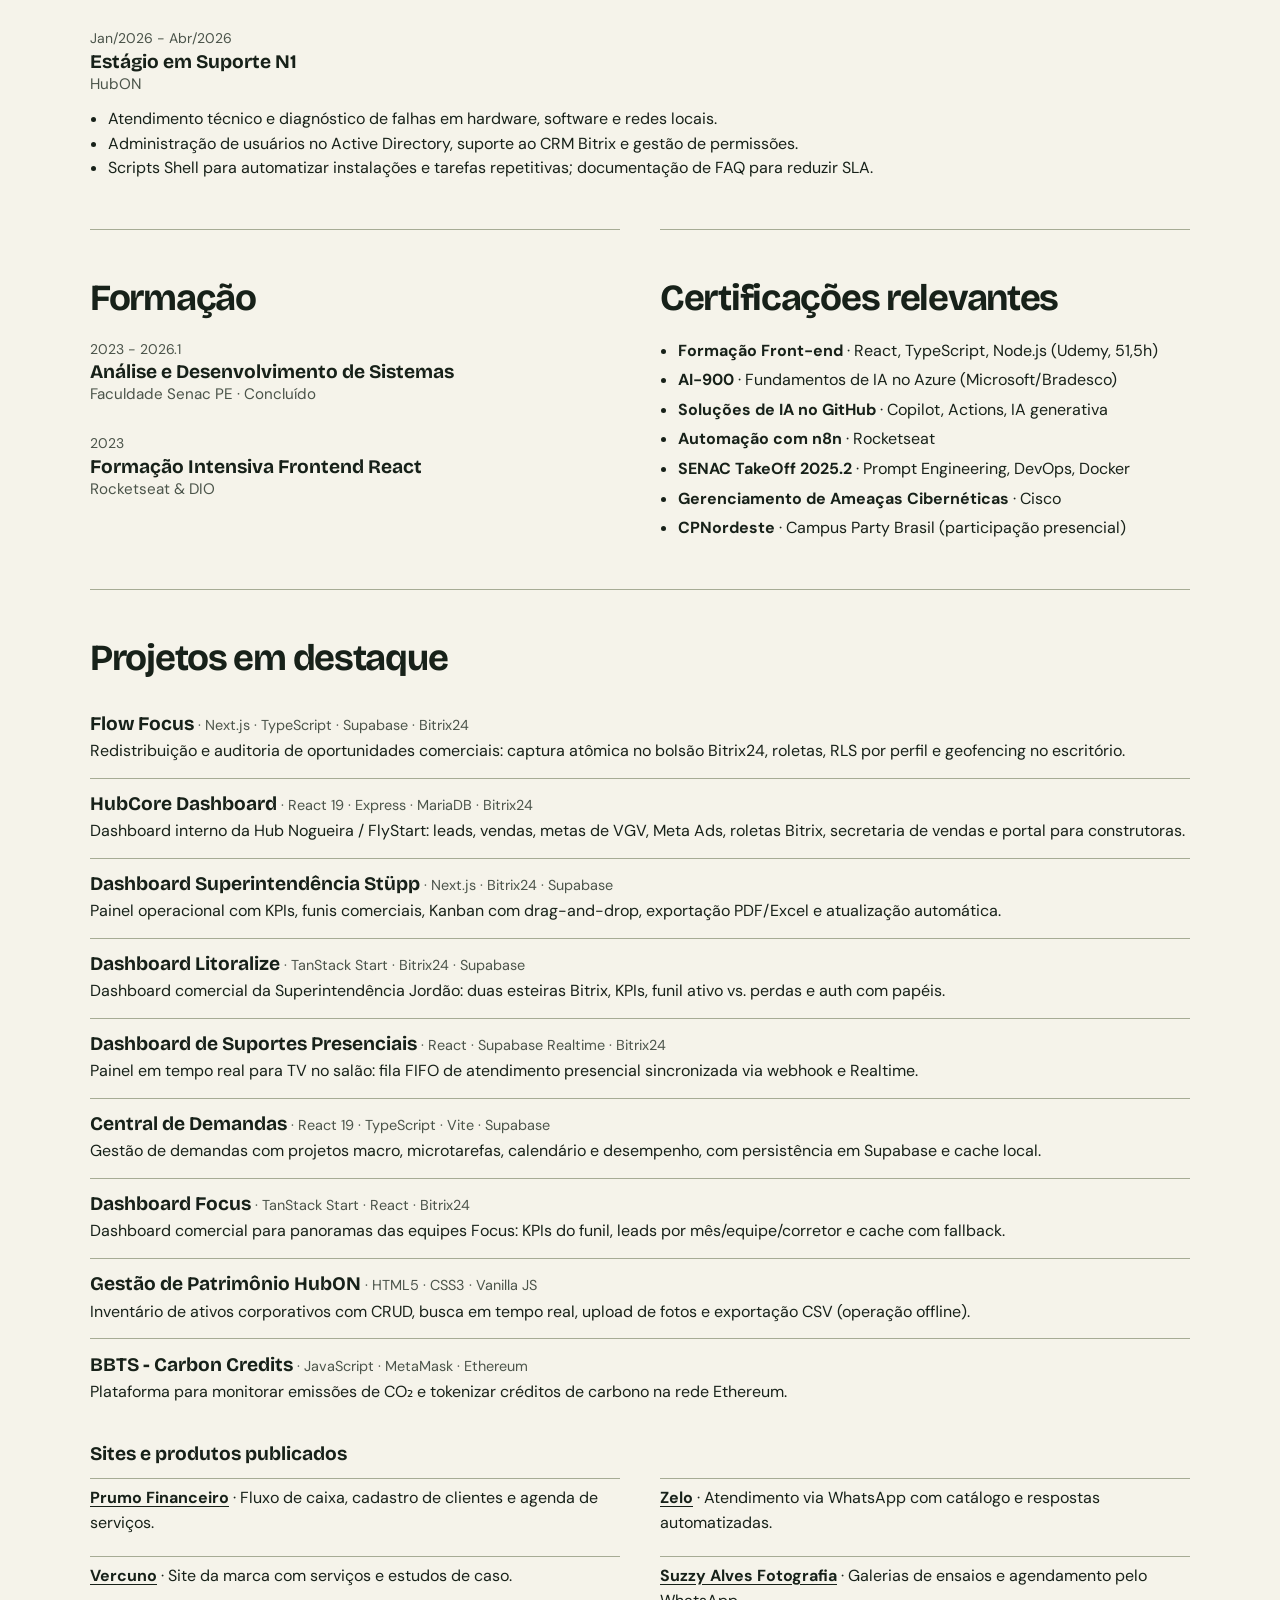
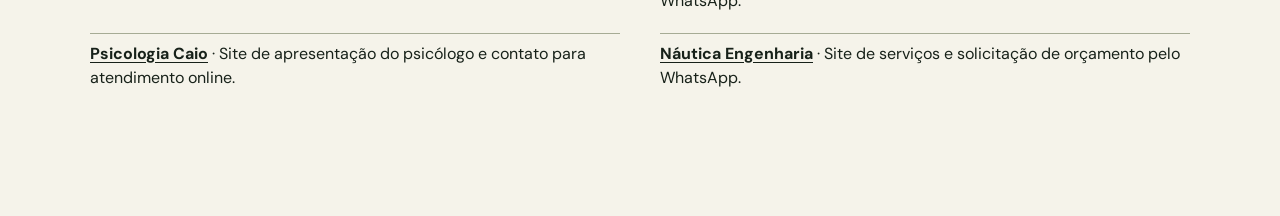
<file: curriculo.html>
<!DOCTYPE html>
<html lang="pt-BR">
<head>
    <meta charset="UTF-8">
    <meta name="viewport" content="width=device-width, initial-scale=1">
    <meta name="theme-color" content="#f5f3ea">
    <link rel="icon" href="favicon.svg?v=5" type="image/svg+xml">
    <title>Currículo | Rafael Arcanjo</title>
    <style>
        @font-face {
            font-family: "Bricolage Grotesque";
            src: url("assets/fonts/bricolage-grotesque.woff2") format("woff2");
            font-weight: 400 800;
            font-display: swap;
        }
        @font-face {
            font-family: "DM Sans";
            src: url("assets/fonts/dm-sans.woff2") format("woff2");
            font-weight: 400 700;
            font-display: swap;
        }
        :root {
            --paper: #f5f3ea;
            --ink: #172119;
            --muted: #4b544a;
            --rule: #a6ab95;
            --accent: #d8ef72;
            --display: "Bricolage Grotesque", "Segoe UI", sans-serif;
        }
        * { box-sizing: border-box; }
        body {
            margin: 0;
            font: 1rem/1.55 "DM Sans", "Segoe UI", sans-serif;
            color: var(--ink);
            background: var(--paper);
        }
        h1, h2, h3, p { margin: 0; }
        h1, h2, h3 { font-family: var(--display); }
        h1 {
            font-size: clamp(2.8rem, 7.5vw, 6rem);
            line-height: .95;
            letter-spacing: -.035em;
        }
        h2 {
            font-size: clamp(1.65rem, 4vw, 2.3rem);
            line-height: 1.1;
            letter-spacing: -.035em;
            margin-bottom: 1.25rem;
        }
        h3 { font-size: 1.2rem; line-height: 1.2; }
        a { color: inherit; text-underline-offset: .2em; }
        a:hover { text-decoration-thickness: .12em; }
        :focus-visible { outline: 2px solid var(--ink); outline-offset: 5px; }
        .wrap { width: min(1100px, calc(100% - clamp(2rem, 10vw, 8rem))); margin-inline: auto; }
        .cv-nav { border-bottom: 1px solid var(--rule); }
        .cv-nav .wrap {
            min-height: 4.5rem;
            display: flex;
            flex-wrap: wrap;
            align-items: center;
            justify-content: space-between;
            gap: .6rem 1rem;
            padding-block: .65rem;
        }
        .cv-nav a { font-weight: 700; text-decoration: none; }
        .cv-nav a:hover { text-decoration: underline; }
        .cv-nav .download {
            padding: .65rem 1rem;
            border: 1px solid var(--ink);
            background: var(--accent);
        }
        .header {
            display: flex;
            justify-content: space-between;
            align-items: end;
            flex-wrap: wrap;
            gap: 1.5rem 2.5rem;
            padding-block: clamp(2.5rem, 7vw, 6rem) clamp(1.8rem, 4vw, 3rem);
        }
        .eyebrow {
            display: inline-block;
            margin-bottom: .8rem;
            padding: .2rem .5rem;
            background: var(--accent);
            font-size: .75rem;
            font-weight: 700;
            letter-spacing: .06em;
            text-transform: uppercase;
        }
        .subtitle { margin-top: .65rem; font-size: clamp(1rem, 2vw, 1.25rem); font-weight: 600; }
        .contact {
            padding: 0;
            margin: 0;
            list-style: none;
            font-size: .95rem;
            overflow-wrap: anywhere;
        }
        main { padding-bottom: clamp(2rem, 6vw, 5rem); }
        main section {
            padding-block: clamp(1.5rem, 4vw, 3rem);
            border-top: 1px solid var(--rule);
        }
        .summary { max-width: 74ch; }
        .meta, .company, .stack { color: var(--muted); }
        .meta { font-size: .875rem; }
        .company { font-size: .95rem; }
        .job + .job { margin-top: 1.65rem; }
        .job ul { margin: .65rem 0 0; padding-left: 1.1rem; }
        .current-roles { margin-bottom: 1.65rem; }
        .skills-grid, .published, .two-col {
            display: grid;
            grid-template-columns: repeat(2, minmax(0, 1fr));
            gap: 1.25rem 2.5rem;
        }
        .skill-group strong { display: block; }
        .skill-group span { color: var(--muted); }
        .skills-focus {
            display: flex;
            flex-wrap: wrap;
            gap: .5rem;
            list-style: none;
            margin: 1rem 0 0;
            padding: 0;
        }
        .skills-focus li { border: 1px solid var(--rule); padding: .2rem .5rem; font-size: .875rem; }
        .project { padding-block: .85rem; }
        .project + .project { border-top: 1px solid var(--rule); }
        .project h3 { margin-bottom: .2rem; }
        .stack { font: 400 .9rem/1.45 "DM Sans", "Segoe UI", sans-serif; }
        .published-title { margin-block: 1.5rem .8rem; }
        .published { margin: 0; padding: 0; list-style: none; }
        .published li { border-top: 1px solid var(--rule); padding-top: .45rem; }
        .published a { font-weight: 700; }
        .cert-list { padding-left: 1.1rem; margin: 0; }
        .cert-list li + li { margin-top: .3rem; }
        .highlight { font-weight: 700; }

        @media screen and (prefers-reduced-motion: no-preference) {
            :root { --cv-ease-out: cubic-bezier(.22, 1, .36, 1); }

            .header:not(:focus-within) {
                animation: cv-enter 420ms var(--cv-ease-out);
            }

            main > section:first-child {
                animation: cv-enter 420ms var(--cv-ease-out) 55ms backwards;
            }

            .cv-nav .download,
            .cv-nav a span {
                transition: transform 180ms var(--cv-ease-out);
            }

            .cv-nav a span { display: inline-block; }

            @media (hover: hover) and (pointer: fine) {
                .cv-nav a:not(.download):hover span { transform: translateX(-3px); }
                .cv-nav .download:hover { transform: translateY(-2px); }
                .cv-nav .download:hover span { transform: translateY(2px); }
            }

            .cv-nav .download:active {
                transform: translateY(1px) scale(.98);
                transition-duration: 95ms;
            }

            @keyframes cv-enter {
                from { opacity: .55; transform: translateY(8px); }
                to { opacity: 1; transform: translateY(0); }
            }
        }

        @media screen and (max-width: 42rem) {
            .skills-grid, .published, .two-col { grid-template-columns: 1fr; }
            .two-col { gap: 0; }
            .stack { display: block; margin-top: .2rem; }
        }

        @page {
            size: A4;
            margin: 13mm 16mm 14mm;
            @bottom-left { content: "Rafael Arcanjo"; font: 8pt "Segoe UI", sans-serif; color: #555; }
            @bottom-right { content: counter(page) " / " counter(pages); font: 8pt "Segoe UI", sans-serif; color: #555; }
        }
        @media print {
            :root { --ink: #151515; --muted: #414141; --rule: #aaa; }
            body { background: #fff; font-size: 9.5pt; line-height: 1.35; }
            .cv-nav { display: none; }
            .wrap { width: auto; margin: 0; }
            .header { padding: 0 0 9pt; gap: 12pt; }
            .eyebrow { padding: 0; background: transparent; font-size: 8pt; margin-bottom: 4pt; }
            h1 { font-size: 33pt; }
            h2 { font-size: 15pt; margin-bottom: 5pt; break-after: avoid; }
            h3 { font-size: 11pt; }
            .subtitle { margin-top: 3pt; font-size: 11pt; }
            .contact { font-size: 8pt; }
            main { padding: 0; }
            main section { padding-block: 6pt; }
            .summary { max-width: none; }
            .meta, .company, .stack { font-size: 8.5pt; }
            .job { break-inside: avoid; }
            .job + .job { margin-top: 7pt; }
            .job ul { margin-top: 3pt; padding-left: 13pt; }
            .current-roles { display: grid; grid-template-columns: 1fr 1fr; gap: 15pt; margin-bottom: 7pt; }
            .current-roles .job + .job { margin-top: 0; }
            .skills-grid, .published, .two-col { gap: 7pt 15pt; }
            .skills-grid { row-gap: 4pt; font-size: 8.5pt; line-height: 1.25; }
            .skills-focus { gap: 2pt 6pt; margin-top: 4pt; }
            .skills-focus li { padding: 0; border: 0; font-size: 8pt; }
            .skills-focus li + li::before { content: "·"; margin-right: 6pt; }
            .projects { break-before: page; padding-top: 0; border-top: 0; font-size: 10pt; }
            .project { padding-block: 5pt; break-inside: avoid; }
            .project h3 { margin-bottom: 1pt; }
            .published-title { margin-block: 9pt 4pt; break-after: avoid; }
            .published li { padding-top: 3pt; break-inside: avoid; }
            .two-col { break-inside: avoid; }
            .cert-list { padding-left: 11pt; font-size: 8.5pt; }
            .cert-list li + li { margin-top: 1pt; }
        }
    </style>
</head>
<body>

    <nav class="cv-nav" aria-label="Currículo e portfólio">
        <div class="wrap">
            <a href="index.html"><span aria-hidden="true">←</span> Portfólio</a>
            <a class="download" href="curriculo.pdf" download="Curriculo-Rafael-Arcanjo.pdf">
                Baixar PDF <span aria-hidden="true">↓</span>
            </a>
        </div>
    </nav>

    <header class="header wrap">
        <div>
            <span class="eyebrow">Disponível para novos projetos · Recife, PE</span>
            <h1>Rafael Arcanjo</h1>
            <p class="subtitle">Desenvolvedor Web · Automações e IA Aplicada</p>
        </div>
        <ul class="contact">
            <li><a href="mailto:rafaelarcanjods05@gmail.com">rafaelarcanjods05@gmail.com</a></li>
            <li><a href="https://www.linkedin.com/in/rafaeladsdev">linkedin.com/in/rafaeladsdev</a></li>
            <li><a href="https://github.com/RafaelADSdev">github.com/RafaelADSdev</a></li>
            <li><a href="https://rafaeladsdev.com/">rafaeladsdev.com</a></li>
        </ul>
    </header>

    <main class="wrap">
        <section>
            <h2>Resumo profissional</h2>
            <p class="summary">
                Desenvolvedor de Sistemas na Claivor e sócio da Vercuno. Sou formado em Análise e Desenvolvimento de Sistemas
                pela Faculdade Senac PE e tenho experiência em suporte técnico, aplicações web, dashboards e automações com
                <span class="highlight">React, Next.js, TypeScript, Supabase, n8n</span> e <span class="highlight">IA aplicada</span>.
            </p>
        </section>

        <section>
            <h2>Stack &amp; ferramentas</h2>
            <div class="skills-grid">
                <div class="skill-group">
                    <strong>Front-end</strong>
                    <span>HTML5 · CSS3 · JavaScript · TypeScript · React · Next.js · Astro · Vite · TanStack Start · TanStack Query · Tailwind CSS</span>
                </div>
                <div class="skill-group">
                    <strong>Back-end &amp; bancos de dados</strong>
                    <span>Node.js · Express · PHP · Prisma · PostgreSQL · MariaDB · SQL · Supabase · Supabase Realtime</span>
                </div>
                <div class="skill-group">
                    <strong>Automações &amp; integrações</strong>
                    <span>n8n · Webhooks · APIs REST · Bitrix24 · Google Sheets</span>
                </div>
                <div class="skill-group">
                    <strong>IA aplicada</strong>
                    <span>Prompt Engineering · IA generativa · OpenAI / Gemini / Claude · GitHub Copilot · Cursor</span>
                </div>
                <div class="skill-group">
                    <strong>Análise de dados</strong>
                    <span>Excel Avançado · Power BI · DBeaver</span>
                </div>
                <div class="skill-group">
                    <strong>Versionamento &amp; deploy</strong>
                    <span>Git · GitHub · GitHub Actions · Vercel</span>
                </div>
                <div class="skill-group">
                    <strong>Suporte &amp; sistemas</strong>
                    <span>Windows · Linux · Active Directory · Redes · Hardware · Shell Scripting</span>
                </div>
            </div>
            <ul class="skills-focus">
                <li>Desenvolvimento Web</li>
                <li>Automações &amp; Integrações</li>
                <li>IA Aplicada</li>
                <li>Dashboards corporativos</li>
                <li>MVPs &amp; PoCs</li>
                <li>Entrega iterativa</li>
            </ul>
        </section>

        <section>
            <h2>Experiência profissional</h2>

            <div class="current-roles">
                <article class="job">
                    <div class="meta"><time datetime="2026-09">Set/2026</time> – atual</div>
                    <h3>Sócio</h3>
                    <div class="company">Vercuno</div>
                </article>

                <article class="job">
                    <div class="meta"><time datetime="2026-08">Ago/2026</time> – atual</div>
                    <h3>Desenvolvedor de Sistemas</h3>
                    <div class="company">Claivor</div>
                </article>
            </div>

            <article class="job">
                <div class="meta"><time datetime="2026-05-01">01/Mai/2026</time> – <time datetime="2026-08">Ago/2026</time></div>
                <h3>Estágio em Desenvolvimento</h3>
                <div class="company">HubON</div>
                <ul>
                    <li>Desenvolvimento e manutenção de interfaces com React, HTML5 e CSS3, com componentização e responsividade.</li>
                    <li>Integração de soluções com Supabase e automações via n8n, webhooks e APIs REST.</li>
                    <li>Correção de bugs visuais e de fluxo de dados; apoio em testes de interface e sistemas internos.</li>
                    <li>Colaboração na melhoria da experiência do usuário e evolução de produtos digitais corporativos.</li>
                </ul>
            </article>

            <article class="job">
                <div class="meta">Jan/2026 - Abr/2026</div>
                <h3>Estágio em Suporte N1</h3>
                <div class="company">HubON</div>
                <ul>
                    <li>Atendimento técnico e diagnóstico de falhas em hardware, software e redes locais.</li>
                    <li>Administração de usuários no Active Directory, suporte ao CRM Bitrix e gestão de permissões.</li>
                    <li>Scripts Shell para automatizar instalações e tarefas repetitivas; documentação de FAQ para reduzir SLA.</li>
                </ul>
            </article>
        </section>

        <div class="two-col">
            <section>
                <h2>Formação</h2>
                <article class="job">
                    <div class="meta">2023 - 2026.1</div>
                    <h3>Análise e Desenvolvimento de Sistemas</h3>
                    <div class="company">Faculdade Senac PE · Concluído</div>
                </article>
                <article class="job">
                    <div class="meta">2023</div>
                    <h3>Formação Intensiva Frontend React</h3>
                    <div class="company">Rocketseat &amp; DIO</div>
                </article>
            </section>

            <section>
                <h2>Certificações relevantes</h2>
                <ul class="cert-list">
                    <li><strong>Formação Front-end</strong> · React, TypeScript, Node.js (Udemy, 51,5h)</li>
                    <li><strong>AI-900</strong> · Fundamentos de IA no Azure (Microsoft/Bradesco)</li>
                    <li><strong>Soluções de IA no GitHub</strong> · Copilot, Actions, IA generativa</li>
                    <li><strong>Automação com n8n</strong> · Rocketseat</li>
                    <li><strong>SENAC TakeOff 2025.2</strong> · Prompt Engineering, DevOps, Docker</li>
                    <li><strong>Gerenciamento de Ameaças Cibernéticas</strong> · Cisco</li>
                    <li><strong>CPNordeste</strong> · Campus Party Brasil (participação presencial)</li>
                </ul>
            </section>
        </div>

        <section class="projects">
            <h2>Projetos em destaque</h2>

            <article class="project">
                <h3>Flow Focus <span class="stack">· Next.js · TypeScript · Supabase · Bitrix24</span></h3>
                <p>Redistribuição e auditoria de oportunidades comerciais: captura atômica no bolsão Bitrix24, roletas, RLS por perfil e geofencing no escritório.</p>
            </article>

            <article class="project">
                <h3>HubCore Dashboard <span class="stack">· React 19 · Express · MariaDB · Bitrix24</span></h3>
                <p>Dashboard interno da Hub Nogueira / FlyStart: leads, vendas, metas de VGV, Meta Ads, roletas Bitrix, secretaria de vendas e portal para construtoras.</p>
            </article>

            <article class="project">
                <h3>Dashboard Superintendência Stüpp <span class="stack">· Next.js · Bitrix24 · Supabase</span></h3>
                <p>Painel operacional com KPIs, funis comerciais, Kanban com drag-and-drop, exportação PDF/Excel e atualização automática.</p>
            </article>

            <article class="project">
                <h3>Dashboard Litoralize <span class="stack">· TanStack Start · Bitrix24 · Supabase</span></h3>
                <p>Dashboard comercial da Superintendência Jordão: duas esteiras Bitrix, KPIs, funil ativo vs. perdas e auth com papéis.</p>
            </article>

            <article class="project">
                <h3>Dashboard de Suportes Presenciais <span class="stack">· React · Supabase Realtime · Bitrix24</span></h3>
                <p>Painel em tempo real para TV no salão: fila FIFO de atendimento presencial sincronizada via webhook e Realtime.</p>
            </article>

            <article class="project">
                <h3>Central de Demandas <span class="stack">· React 19 · TypeScript · Vite · Supabase</span></h3>
                <p>Gestão de demandas com projetos macro, microtarefas, calendário e desempenho, com persistência em Supabase e cache local.</p>
            </article>

            <article class="project">
                <h3>Dashboard Focus <span class="stack">· TanStack Start · React · Bitrix24</span></h3>
                <p>Dashboard comercial para panoramas das equipes Focus: KPIs do funil, leads por mês/equipe/corretor e cache com fallback.</p>
            </article>

            <article class="project">
                <h3>Gestão de Patrimônio HubON <span class="stack">· HTML5 · CSS3 · Vanilla JS</span></h3>
                <p>Inventário de ativos corporativos com CRUD, busca em tempo real, upload de fotos e exportação CSV (operação offline).</p>
            </article>

            <article class="project">
                <h3>BBTS - Carbon Credits <span class="stack">· JavaScript · MetaMask · Ethereum</span></h3>
                <p>Plataforma para monitorar emissões de CO₂ e tokenizar créditos de carbono na rede Ethereum.</p>
            </article>

            <h3 class="published-title">Sites e produtos publicados</h3>
            <ul class="published">
                <li><a href="https://vercuno.com.br/portfolio/prumo">Prumo Financeiro</a> · Fluxo de caixa, cadastro de clientes e agenda de serviços.</li>
                <li><a href="https://vercuno.com.br/portfolio/zelo">Zelo</a> · Atendimento via WhatsApp com catálogo e respostas automatizadas.</li>
                <li><a href="https://vercuno.com.br/">Vercuno</a> · Site da marca com serviços e estudos de caso.</li>
                <li><a href="https://fotografia-flax.vercel.app/">Suzzy Alves Fotografia</a> · Galerias de ensaios e agendamento pelo WhatsApp.</li>
                <li><a href="https://psicologocaio.vercel.app/">Psicologia Caio</a> · Site de apresentação do psicólogo e contato para atendimento online.</li>
                <li><a href="https://nauticaengenharia.vercel.app/">Náutica Engenharia</a> · Site de serviços e solicitação de orçamento pelo WhatsApp.</li>
            </ul>
        </section>
    </main>

</body>
</html>
</file>
<file: style.css>
@font-face {
    font-family: "Bricolage Grotesque";
    src: url("assets/fonts/bricolage-grotesque.woff2") format("woff2");
    font-weight: 400 800;
    font-display: swap;
}

@font-face {
    font-family: "DM Sans";
    src: url("assets/fonts/dm-sans.woff2") format("woff2");
    font-weight: 400 700;
    font-display: swap;
}

:root {
    color-scheme: light;
    --paper: #f5f3ea;
    --ink: #172119;
    --muted: #4e5a4e;
    --rule: #b0b5a5;
    --strong-rule: #727c61;
    --accent: #d8ef72;
    --accent-deep: #61761d;
    --dark: #17251c;
    --dark-muted: #d2d9c9;
    --dark-rule: #6a7866;
    --display: "Bricolage Grotesque", "Arial", sans-serif;
    --body: "DM Sans", system-ui, sans-serif;
    --gutter: clamp(20px, 4.65vw, 84px);
    --motion-out: cubic-bezier(.22, 1, .36, 1);
    --control-time: 200ms;
}

*, *::before, *::after { box-sizing: border-box; }
[hidden] { display: none !important; }

html {
    scroll-behavior: smooth;
    scroll-padding-top: 92px;
}

body {
    margin: 0;
    background: var(--paper);
    color: var(--ink);
    font-family: var(--body);
    font-size: 1rem;
    line-height: 1.6;
    -webkit-font-smoothing: antialiased;
}

h1, h2, h3, h4, p, figure, dl, dd, ul { margin: 0; }
h1, h2, h3, h4 { font-family: var(--display); }
a { color: inherit; }
img { display: block; max-width: 100%; }
button, input, textarea { font: inherit; }
button, summary { cursor: pointer; }
summary { list-style: none; }
summary::-webkit-details-marker { display: none; }
summary::marker { content: ""; }
::selection { background: var(--accent); color: var(--ink); }

:focus-visible {
    outline: 2px solid var(--accent-deep);
    outline-offset: 4px;
}

.shell {
    width: min(calc(100% - var(--gutter) * 2), 1370px);
    margin-inline: auto;
}

.icon-library { position: absolute; }
.icon {
    width: 1.15em;
    height: 1.15em;
    flex: none;
    fill: none;
    stroke: currentColor;
    stroke-width: 1.7;
    stroke-linecap: round;
    stroke-linejoin: round;
}

.sr-only {
    position: absolute;
    width: 1px;
    height: 1px;
    padding: 0;
    margin: -1px;
    overflow: hidden;
    clip-path: inset(50%);
    white-space: nowrap;
    border: 0;
}

.skip-link {
    position: fixed;
    z-index: 9;
    inset: 8px auto auto 12px;
    padding: 10px 16px;
    transform: translateY(calc(-100% - 16px));
    background: var(--accent);
    font-weight: 700;
}

.skip-link:focus { transform: translateY(0); }

.masthead {
    position: sticky;
    top: 0;
    z-index: 5;
    background: var(--paper);
    border-bottom: 1px solid var(--strong-rule);
}

.masthead-inner {
    min-height: 74px;
    display: grid;
    grid-template-columns: 1fr auto 1fr;
    align-items: center;
    gap: 26px;
    position: relative;
}

.brand {
    display: inline-flex;
    width: fit-content;
    align-items: center;
    gap: 12px;
    font: 780 clamp(1rem, 1.72vw, 1.48rem)/1 var(--display);
    letter-spacing: -.025em;
    text-decoration: none;
    white-space: nowrap;
}

.brand-mark {
    display: inline-flex;
    align-items: center;
    flex: none;
    gap: 2px;
    transition: transform var(--control-time) var(--motion-out);
}

.brand-code {
    flex: none;
    width: .78em;
    height: .78em;
    color: var(--accent-deep);
}

.nav-menu, .nav-actions, .language-switch {
    display: flex;
    align-items: center;
}

.nav-menu { gap: clamp(16px, 3vw, 48px); }
.nav-menu a {
    position: relative;
    padding: 10px 0;
    text-decoration: none;
    font-weight: 650;
}

.nav-menu a::after {
    content: "";
    position: absolute;
    inset: auto 0 6px;
    height: 2px;
    background: var(--accent-deep);
    transform: scaleX(0);
    transform-origin: left;
    transition: transform 240ms var(--motion-out);
}
.nav-menu a[aria-current]::after { transform: scaleX(1); }

.nav-actions { justify-self: end; gap: clamp(13px, 2vw, 28px); }
.language-switch { gap: 1px; color: var(--muted); font-size: .82rem; font-weight: 700; }

.language-switch button, .menu-toggle {
    border: 0;
    background: transparent;
    color: var(--ink);
}

.language-switch button {
    min-width: 35px;
    min-height: 44px;
    padding: 0 4px;
    color: var(--muted);
    font-weight: 700;
    transition: background-color var(--control-time), color var(--control-time), transform var(--control-time) var(--motion-out);
}

.language-switch button[aria-pressed="true"] {
    color: var(--ink);
    text-decoration: underline;
    text-decoration-color: var(--accent-deep);
    text-decoration-thickness: 2px;
    text-underline-offset: 5px;
}

.menu-toggle { display: none; }
.button {
    min-height: 48px;
    width: fit-content;
    display: inline-flex;
    align-items: center;
    justify-content: center;
    gap: .65em;
    padding: .63em 1.12em;
    border: 1px solid transparent;
    text-decoration: none;
    font-weight: 700;
    line-height: 1.25;
    transition:
        background-color var(--control-time), color var(--control-time), border-color var(--control-time),
        transform 240ms var(--motion-out);
}

.button-outline { border-color: currentColor; background: transparent; }
.nav-cv { min-height: 43px; padding-inline: 14px; white-space: nowrap; }
.button-primary { background: var(--ink); color: var(--paper); padding-inline: 1.32em; }

:is(.button-primary, .button-accent) {
    position: relative;
    overflow: hidden;
}

:is(.button-primary, .button-accent)::before {
    content: "";
    position: absolute;
    inset: -45% auto -45% -30%;
    width: 26%;
    background: rgb(255 255 255 / 32%);
    pointer-events: none;
    transform: translateX(-110%) skewX(-20deg);
    transition: transform 420ms var(--motion-out);
}

.text-link {
    display: inline-flex;
    width: fit-content;
    align-items: center;
    gap: .38em;
    font-weight: 700;
    line-height: 1.35;
    text-decoration: underline transparent;
    text-underline-offset: .25em;
    transition: color var(--control-time), text-decoration-color var(--control-time);
}

.text-link .icon, .button .icon, .copy-button .icon, .project-arrow .icon {
    transition: transform 240ms var(--motion-out);
}
.text-link-underlined {
    text-decoration: underline;
    text-decoration-color: var(--accent-deep);
    text-decoration-thickness: 2px;
    text-underline-offset: .3em;
}

.eyebrow {
    font-size: .78rem;
    font-weight: 700;
    letter-spacing: .15em;
    text-transform: uppercase;
    line-height: 1.45;
}

.rule-label {
    display: flex;
    gap: 20px;
    align-items: center;
}

.rule-label::after {
    content: "";
    height: 1px;
    flex: 1;
    background: var(--rule);
}

.hero {
    padding-block: clamp(60px, 5.15vw, 91px) clamp(61px, 5.6vw, 100px);
    border-bottom: 1px solid var(--strong-rule);
}

.hero-layout {
    display: grid;
    grid-template-columns: minmax(0, 1.57fr) minmax(0, 1fr);
    align-items: center;
    gap: clamp(28px, 4.1vw, 65px);
}

.hero-eyebrow {
    display: flex;
    align-items: center;
    gap: .8em;
    margin-bottom: clamp(18px, 2vw, 31px);
}

.hero-eyebrow::before {
    content: "";
    width: .88rem;
    height: .88rem;
    background: var(--accent);
    border: 1px solid #9eb039;
    border-radius: 50%;
    flex: none;
}

.hero h1 {
    font-size: clamp(3.3rem, calc(7.67vw - 5px), 7.2rem);
    font-weight: 800;
    font-optical-sizing: auto;
    line-height: .9;
    letter-spacing: -.022em;
}

.hero h1 span { display: block; }
.hero-description {
    margin-top: clamp(18px, 2.15vw, 33px);
    max-width: 42ch;
    font-size: clamp(1.05rem, 1.58vw, 1.48rem);
    line-height: 1.44;
    color: var(--muted);
    text-wrap: pretty;
}

.hero-actions {
    display: flex;
    gap: 14px clamp(20px, 3.15vw, 48px);
    align-items: center;
    flex-wrap: wrap;
    margin-top: clamp(22px, 2.5vw, 38px);
    font-size: clamp(1rem, 1.4vw, 1.2rem);
}

.hero-actions .button { min-height: 54px; }

.portrait {
    position: relative;
    isolation: isolate;
    margin-right: clamp(0px, 1.1vw, 16px);
}

.portrait::before {
    content: "";
    position: absolute;
    z-index: -1;
    width: 17%;
    aspect-ratio: 1;
    inset: -13px -13px auto auto;
    background: var(--accent);
}

.portrait::after {
    content: "";
    position: absolute;
    width: 22px;
    left: -11px;
    top: -15px;
    bottom: -15px;
    background:
        linear-gradient(var(--strong-rule), var(--strong-rule)) center / 1px 100% no-repeat,
        linear-gradient(var(--strong-rule), var(--strong-rule)) center top 15px / 100% 1px no-repeat,
        linear-gradient(var(--strong-rule), var(--strong-rule)) center bottom 15px / 100% 1px no-repeat;
    pointer-events: none;
}

.portrait-frame {
    aspect-ratio: 1 / 1.035;
    overflow: hidden;
    background: #a3a99a;
}

.portrait img {
    width: 100%;
    height: 100%;
    object-fit: cover;
    object-position: 50% 43%;
    filter: grayscale(1) sepia(.1) contrast(1.06);
}

.portrait figcaption {
    position: absolute;
    padding: 7px 14px;
    right: 0;
    bottom: 0;
    background: var(--accent);
    color: var(--ink);
    font-size: .75rem;
    font-weight: 700;
    letter-spacing: .14em;
    text-transform: uppercase;
}

.work-section { padding: clamp(44px, 5.1vw, 82px) 0 clamp(64px, 6.4vw, 100px); }

.work-intro {
    display: flex;
    justify-content: space-between;
    align-items: end;
    gap: 1rem 3rem;
    margin-bottom: clamp(31px, 4.1vw, 62px);
}

.work-intro h2, .about h2, .contact h2 {
    font-size: clamp(2.7rem, 5.4vw, 5.35rem);
    letter-spacing: -.022em;
    font-weight: 800;
    line-height: .98;
    text-wrap: balance;
}

.work-intro p {
    flex: 0 1 25ch;
    color: var(--muted);
    font-size: clamp(1.03rem, 1.5vw, 1.28rem);
    line-height: 1.4;
    padding-bottom: .12em;
}

.feature-grid {
    display: grid;
    grid-template-columns: minmax(0, 1.13fr) minmax(0, 1fr);
    align-items: end;
    gap: clamp(20px, 2.5vw, 38px);
}

.project {
    min-width: 0;
    border-bottom: 1px solid var(--rule);
    padding-bottom: 18px;
}

.project-main { display: block; text-decoration: none; }
.project-image {
    overflow: hidden;
    background: #dddcd0;
    border: 1px solid #919b83;
    padding: 4px;
}

.project-image img {
    aspect-ratio: 8 / 5;
    width: 100%;
    height: auto;
    object-fit: cover;
    transition: transform 520ms var(--motion-out);
}

.project-heading {
    display: grid;
    grid-template-columns: 1fr auto;
    gap: 2px 12px;
    align-items: center;
    margin: 14px 0 6px;
}

.project-heading > [data-i18n] {
    grid-column: 1 / -1;
    color: var(--muted);
    text-transform: uppercase;
    font-size: .71rem;
    font-weight: 700;
    letter-spacing: .12em;
}

.project-heading h3, .project-heading h4 {
    font-size: clamp(2.05rem, 3.4vw, 3.55rem);
    font-weight: 800;
    line-height: 1;
    letter-spacing: -.024em;
}

.project-arrow {
    display: grid;
    place-items: center;
    color: var(--ink);
    width: 42px;
    aspect-ratio: 1;
    border: 1px solid var(--strong-rule);
    border-radius: 50%;
    transition: background-color var(--control-time), border-color var(--control-time), transform 240ms var(--motion-out);
}

.project p { color: var(--muted); line-height: 1.48; text-wrap: pretty; }

.project-meta {
    margin-top: .9rem;
    display: flex;
    justify-content: space-between;
    flex-wrap: wrap;
    gap: 6px 12px;
    font-size: .83rem;
    color: var(--muted);
}

.project-meta .text-link { color: var(--ink); }
.sites { margin-block: clamp(43px, 6vw, 94px) clamp(36px, 4.4vw, 65px); }
.sites-grid {
    display: grid;
    grid-template-columns: repeat(4, minmax(0, 1fr));
    gap: clamp(14px, 1.75vw, 28px);
    margin-top: 19px;
}

.project-site .project-image { padding: 2px; }
.project-site .project-heading { margin-top: 10px; }
.project-site .project-heading h4 { font-size: clamp(1.23rem, 1.87vw, 1.9rem); letter-spacing: -.021em; }
.project-site .project-arrow { width: 28px; border: 0; }
.project-site p { font-size: .94rem; }

.disclosure { border-block: 1px solid var(--strong-rule); }
.disclosure + .disclosure { border-top: 0; }
.disclosure > summary {
    display: flex;
    align-items: center;
    justify-content: space-between;
    gap: 16px;
    padding: clamp(15px, 1.9vw, 25px) 0;
}

.disclosure-title {
    display: block;
    font: 760 clamp(1.3rem, 2.25vw, 2.12rem)/1.1 var(--display);
    letter-spacing: -.023em;
}

.disclosure-context { display: block; margin-top: .4em; color: var(--muted); }
.disclosure-icon {
    display: grid;
    place-items: center;
    width: 40px;
    aspect-ratio: 1;
    flex: none;
    border: 1px solid var(--rule);
    transition: background-color var(--control-time), border-color var(--control-time), transform 240ms var(--motion-out);
}
.disclosure[open]:not([data-disclosure-closing]) > summary .disclosure-icon {
    background: var(--accent);
    border-color: var(--strong-rule);
}

.disclosure-icon .icon, .career-item summary .icon, .archive-item summary .icon, .message-disclosure summary .icon {
    transition: transform 240ms var(--motion-out);
}

details[open]:not([data-disclosure-closing]) > summary .icon { transform: rotate(45deg); }

.disclosure-track {
    display: grid;
    grid-template-columns: minmax(0, 1fr);
    grid-template-rows: 1fr;
}

.disclosure-body {
    display: flow-root;
    min-block-size: 0;
}

.filter-bar { display: flex; flex-wrap: wrap; gap: 7px; margin: .2rem 0 1.15rem; }
.filter-bar button {
    border: 1px solid var(--rule);
    color: var(--ink);
    background: transparent;
    min-height: 42px;
    padding: 5px 12px;
    font-size: .89rem;
    font-weight: 650;
    transition: background-color var(--control-time), border-color var(--control-time), transform var(--control-time) var(--motion-out);
}

.filter-bar button[aria-pressed="true"] {
    background: var(--accent);
    border-color: var(--strong-rule);
}

.archive-list, .certificate-list {
    padding: 0;
    list-style: none;
}

.archive-list { padding-bottom: 10px; }
.archive-item, .career-item { border-top: 1px solid var(--rule); }
.archive-item summary, .career-item summary, .career-role {
    display: grid;
    grid-template-columns: minmax(0, 1fr) minmax(0, .8fr) auto;
    gap: 12px 16px;
    align-items: center;
    padding: 15px 0;
}
.archive-item summary, .career-item summary { transition: color var(--control-time); }
.archive-name, .career-name {
    font: 720 clamp(1.04rem, 1.7vw, 1.3rem)/1.2 var(--display);
    letter-spacing: -.027em;
}
.item-meta { font-size: .86rem; color: var(--muted); }
.archive-content, .career-description {
    max-width: 75ch;
    color: var(--muted);
    padding-bottom: 20px;
}
.archive-content .text-link { color: var(--ink); }
.detail-points { list-style: none; padding: 0; margin-block: 8px 12px; font-size: .92rem; }
.detail-points li + li { margin-top: .25em; }

.profile-section {
    border-top: 1px solid var(--strong-rule);
    padding-block: clamp(52px, 6.9vw, 106px);
}
.profile-layout {
    display: grid;
    grid-template-columns: minmax(0, 1fr) minmax(0, 1.16fr);
    gap: clamp(28px, 7.4vw, 112px);
}
.about h2 { margin-block: 21px 28px; font-size: clamp(2.55rem, 4.65vw, 4.65rem); text-wrap: normal; }
.about p:not(.eyebrow) { color: var(--muted); max-width: 54ch; }
.about p + p { margin-top: 12px; }
.about .text-link { margin-top: 21px; }
.career-title {
    font: 760 clamp(1.36rem, 2.45vw, 2.35rem)/1.05 var(--display);
    letter-spacing: -.025em;
    margin-bottom: 13px;
}
.career-title:not(:first-child) { margin-top: 31px; }
.career-title::after { display: none; }
.career-name small {
    display: block;
    font: 450 .85rem/1.35 var(--body);
    letter-spacing: 0;
    color: var(--muted);
    margin-top: 3px;
}
.career-item summary, .career-role { grid-template-columns: minmax(0, 1fr) auto 1.15em; gap: 10px 13px; }
.career-description { font-size: .94rem; }

.expertise { margin-block: clamp(40px, 6vw, 84px) clamp(30px, 4.4vw, 65px); }
.service-grid {
    display: grid;
    grid-template-columns: repeat(3, minmax(0, 1fr));
    gap: 24px clamp(20px, 4.7vw, 65px);
    margin-top: 17px;
}

.service-grid h4 {
    font-size: clamp(1.15rem, 1.95vw, 1.72rem);
    font-weight: 760;
    line-height: 1.12;
    letter-spacing: -.023em;
    margin-bottom: 7px;
}
.service-grid p { color: var(--muted); }
.tech-list { padding: 0 0 15px; }
.tech-list > div {
    display: grid;
    grid-template-columns: minmax(140px, 1fr) minmax(0, 3fr);
    gap: 3px 16px;
    border-top: 1px solid var(--rule);
    padding: .65rem 0;
}
.tech-list dt { font-weight: 700; }
.tech-list dd { color: var(--muted); }
.certificate-list {
    display: grid;
    grid-template-columns: repeat(2, minmax(0, 1fr));
    gap: 4px clamp(18px, 3vw, 43px);
    padding-bottom: 19px;
}
.certificate-list li { border-top: 1px solid var(--rule); padding: 11px 0; overflow-wrap: anywhere; }
.certificate-list strong, .certificate-list .item-meta { display: block; }
.certificate-list p { color: var(--muted); margin-top: 5px; }
.credential { font-size: .8rem; color: var(--muted); }

.contact, .footer {
    background: var(--dark);
    color: var(--paper);
}
.contact :focus-visible, .footer :focus-visible { outline-color: var(--accent); }
.contact { padding-block: clamp(45px, 6.2vw, 94px) clamp(40px, 5.2vw, 76px); }
.contact .rule-label::after { background: var(--dark-rule); }
.contact h2 { margin-top: 18px; text-align: left; text-wrap: normal; font-size: clamp(2.85rem, 7vw, 7rem); }
.contact-intro {
    color: var(--dark-muted);
    max-width: 60ch;
    margin-top: 14px;
    font-size: clamp(1rem, 1.35vw, 1.17rem);
}
.contact-links {
    display: flex;
    flex-wrap: wrap;
    align-items: center;
    gap: 12px clamp(18px, 3vw, 45px);
    margin-top: 26px;
}
.contact-links a {
    color: var(--paper);
    text-decoration-color: var(--accent);
    overflow-wrap: anywhere;
    font-size: clamp(1rem, 1.8vw, 1.53rem);
}
.contact-links a .icon, .footer a .icon { color: var(--accent); }
.copy-button {
    display: inline-flex;
    gap: 7px;
    align-items: center;
    margin-top: 8px;
    min-height: 38px;
    padding: 0;
    border: 0;
    background: transparent;
    color: var(--dark-muted);
    font-size: .86rem;
    transition: color var(--control-time), transform var(--control-time) var(--motion-out);
}
.message-disclosure { margin-top: 21px; }
.contact-form {
    max-width: 640px;
    margin-top: 20px;
    display: grid;
    gap: 15px;
}
.form-row { display: grid; grid-template-columns: 1fr 1fr; gap: 15px; }
.contact-form label { display: grid; gap: 4px; min-width: 0; }
.contact-form input:not([type="hidden"]), .contact-form textarea {
    width: 100%;
    border: 1px solid var(--dark-rule);
    border-radius: 0;
    background: #223327;
    color: var(--paper);
    padding: 9px 10px;
    transition: background-color var(--control-time), border-color var(--control-time);
}
.contact-form :is(input, textarea):focus { border-color: var(--accent); background: #293e2f; }
.contact-form textarea { resize: vertical; }
.button-accent { background: var(--accent); color: var(--ink); }
.button:disabled { opacity: .68; cursor: progress; }
.form-feedback:empty { margin-top: -15px; }
.form-feedback[data-state="success"] { color: var(--accent); }
.form-feedback[data-state="error"] { color: #ffceb7; }
.footer-inner {
    display: flex;
    gap: 12px;
    flex-wrap: wrap;
    justify-content: space-between;
    align-items: center;
    border-top: 1px solid var(--dark-rule);
    padding-block: 19px 25px;
    font-size: .88rem;
    color: var(--dark-muted);
}

.footer-actions {
    display: flex;
    flex-wrap: wrap;
    align-items: center;
    gap: 6px clamp(16px, 3vw, 36px);
}

.motion-toggle {
    position: relative;
    display: inline-flex;
    align-items: center;
    gap: .65em;
    min-height: 44px;
    padding: 0;
    border: 0;
    background: transparent;
    color: inherit;
    font: inherit;
}

.motion-toggle::before {
    content: "";
    width: 30px;
    height: 17px;
    border: 1px solid var(--dark-rule);
    border-radius: 20px;
    transition: background-color var(--control-time), border-color var(--control-time);
}

.motion-toggle::after {
    content: "";
    position: absolute;
    inset: 50% auto auto 4px;
    width: 9px;
    height: 9px;
    border-radius: 50%;
    background: var(--dark-muted);
    transform: translateY(-50%);
    transition: transform 220ms var(--motion-out), background-color var(--control-time);
}

.motion-toggle[aria-checked="true"]::before { background: var(--accent); border-color: var(--accent); }
.motion-toggle[aria-checked="true"]::after { background: var(--ink); transform: translate(13px, -50%); }

:is(.hero-actions, .footer-actions) .text-link {
    position: relative;
    text-decoration: none;
}

:is(.hero-actions, .footer-actions) .text-link::after {
    content: "";
    position: absolute;
    inset: auto 0 -.35em;
    height: 1px;
    background: var(--accent-deep);
    transform: scaleX(0);
    transform-origin: left;
    transition: transform 280ms var(--motion-out);
    pointer-events: none;
}

.footer-actions .text-link::after { background: var(--accent); transition-duration: 220ms; }

@media (hover: hover) and (pointer: fine) {
    .nav-menu a:hover::after { transform: scaleX(1); }
    .language-switch button:hover, .menu-toggle:hover { background: #e8eadb; }
    .button-outline:hover { color: var(--ink); background: var(--accent); border-color: var(--accent); }
    .button-primary:hover { color: var(--ink); background: var(--accent); border-color: var(--ink); }
    .button-accent:enabled:hover { background: var(--paper); }
    .text-link:hover { text-decoration-color: currentColor; }
    :is(.hero-actions, .footer-actions) .text-link:hover::after { transform: scaleX(1); }
    .motion-toggle:hover { color: var(--paper); }
    .project-main:hover .project-arrow,
    .disclosure > summary:hover .disclosure-icon {
        background: var(--accent);
        border-color: var(--ink);
    }
    .filter-bar button:hover { background: var(--accent); border-color: var(--strong-rule); }
    :is(.archive-item, .career-item) summary:hover { color: var(--accent-deep); }
    .contact-links a:hover, .copy-button:hover { color: var(--accent); }
}

@media (hover: hover) and (pointer: fine) {
    :where(html[data-motion="full"]) .brand:hover .brand-mark { transform: rotate(-5deg); }
    :where(html[data-motion="full"]) .button:not(:disabled):hover { transform: translateY(-2px); }
    :where(html[data-motion="full"]) :is(.button-primary, .button-accent:enabled):hover::before {
        transform: translateX(600%) skewX(-20deg);
    }
    :where(html[data-motion="full"]) :is(.text-link:hover .icon, .project-main:hover .project-arrow .icon, .button-accent:enabled:hover .icon) {
        transform: translate(3px, -3px);
    }
    :where(html[data-motion="full"]) .footer .text-link:hover .icon { transform: translateY(-4px); }
    :where(html[data-motion="full"]) :is(.button-primary, .nav-cv):hover .icon { transform: translateY(4px); }
    :where(html[data-motion="full"]) .copy-button:hover .icon { transform: translateX(3px); }
    :where(html[data-motion="full"]) .project-main:hover img { transform: scale(1.045); }
}

@media screen {
    :where(html[data-motion="full"]) :is(.button, .language-switch button, .menu-toggle, .filter-bar button, .copy-button):active:not(:disabled):not(:focus-visible) {
        transform: scale(.965);
        transition-duration: 90ms;
    }
    :where(html[data-motion="full"]) :is(.project-main:active:not(:focus-visible) .project-arrow, .disclosure > summary:active:not(:focus-visible) .disclosure-icon) {
        transform: scale(.9);
    }

    @keyframes hero-rise {
        from { opacity: 0; translate: 0 8px; }
    }

    @keyframes hero-fade {
        from { opacity: 0; }
    }

    :where(html[data-motion="full"]) .hero-content:not(:focus-within) :is(.hero-eyebrow, h1 > span) {
        animation: hero-rise 440ms var(--motion-out) var(--arrival-delay, 0ms) backwards;
    }
    :where(html[data-motion="full"]) .hero-content:not(:focus-within) :is(.hero-description, .hero-actions),
    :where(html[data-motion="full"]) .hero-layout > .portrait {
        animation: hero-fade 360ms var(--motion-out) var(--arrival-delay, 0ms) backwards;
    }
    .hero h1 > span:nth-child(1) { --arrival-delay: 40ms; }
    .hero h1 > span:nth-child(2) { --arrival-delay: 100ms; }
    .hero h1 > span:nth-child(3) { --arrival-delay: 160ms; }
    .hero-description { --arrival-delay: 200ms; }
    .hero-actions { --arrival-delay: 240ms; }
    .hero-layout > .portrait { --arrival-delay: 120ms; }

    :where(html[data-motion="full"]) [data-reveal] {
        transition: opacity 520ms var(--motion-out), translate 520ms var(--motion-out);
        transition-delay: var(--reveal-delay, 0ms);
    }
    :where(html[data-motion="full"]) .is-awaiting-reveal:not(:focus-within) {
        opacity: 0;
        translate: 0 12px;
        transition: none;
    }
    :where(html[data-motion="full"]) [data-reveal]:focus-within { transition: none; }

    @media (min-width: 761px) {
        :is(.feature-grid, .service-grid) > :nth-child(2) { --reveal-delay: 55ms; }
        .service-grid > :nth-child(3) { --reveal-delay: 110ms; }
    }
    @media (min-width: 441px) {
        .sites-grid > :nth-child(even) { --reveal-delay: 55ms; }
    }
    @media (min-width: 981px) {
        .sites-grid > :nth-child(3) { --reveal-delay: 110ms; }
        .sites-grid > :nth-child(4) { --reveal-delay: 165ms; }
    }

    :is(.disclosure, .message-disclosure) {
        --panel-open-time: 570ms;
        --panel-close-time: 510ms;
    }
    :is(#archive, #certifications) {
        --panel-open-time: 650ms;
        --panel-close-time: 590ms;
    }
    :is(.archive-item, .career-item) {
        --panel-open-time: 490ms;
        --panel-close-time: 440ms;
    }
    :where(html[data-motion="full"]) [data-disclosure-moving] > .disclosure-track {
        overflow: clip;
        --panel-time: var(--panel-open-time, 490ms);
        --panel-easing: cubic-bezier(.42, 0, .36, 1);
        transition: grid-template-rows var(--panel-time) var(--panel-easing);
    }
    :where(html[data-motion="full"]) [data-disclosure-moving] > .disclosure-track > .disclosure-body {
        transition: translate var(--panel-time) var(--panel-easing), opacity var(--panel-time) var(--panel-easing);
    }
    :where(html[data-motion="full"]) [data-disclosure-closing] > .disclosure-track { grid-template-rows: 0fr; }
    :where(html[data-motion="full"]) [data-disclosure-closing] > .disclosure-track > .disclosure-body {
        opacity: .72;
        translate: 0 -8px;
    }
    :where(html[data-motion="full"]) [data-disclosure-moving][data-disclosure-closing] > .disclosure-track {
        --panel-time: var(--panel-close-time, 440ms);
    }
}

@media (max-width: 980px) {
    .work-intro { align-items: start; }
    .work-intro p { align-self: end; }
    .sites-grid { grid-template-columns: repeat(2, minmax(0, 1fr)); gap: 24px; }
    .project-site .project-heading h4 { font-size: clamp(1.3rem, 2.8vw, 1.9rem); }
    .profile-layout { gap: 32px; }
    .career-item summary, .career-role { grid-template-columns: minmax(0, 1fr) auto; gap: 3px 8px; }
    .career-item summary .icon { grid-column: 2; grid-row: 1 / 3; }
    .career-item .item-meta { grid-column: 1; }
}

@media (max-width: 760px) {
    html { scroll-padding-top: 112px; }
    .has-menu { scroll-padding-top: 75px; }

    .masthead-inner {
        min-height: 60px;
        grid-template-columns: minmax(0, 1fr) auto;
        gap: 0 12px;
    }
    .brand { gap: 7px; font-size: clamp(.87rem, 3.48vw, 1.18rem); }
    .nav-actions { gap: 8px; }
    .nav-cv { min-height: 40px; width: 41px; padding: 0; }
    .nav-cv span { display: none; }
    .nav-cv .icon { width: 19px; height: 19px; }
    .language-switch button { min-width: 27px; }
    .menu-toggle {
        display: grid;
        padding: 0;
        place-items: center;
        width: 38px;
        min-height: 44px;
        transition: background-color var(--control-time), transform var(--control-time) var(--motion-out);
    }
    .menu-toggle .icon {
        width: 22px;
        height: 22px;
        grid-area: 1 / 1;
        transition: opacity 150ms, transform 230ms var(--motion-out);
    }
    .menu-toggle-close, .menu-toggle[aria-expanded="true"] .menu-toggle-open {
        opacity: 0;
        transform: rotate(-18deg) scale(.85);
    }
    .menu-toggle[aria-expanded="true"] .menu-toggle-close { opacity: 1; transform: none; }
    .nav-menu { grid-row: 2; grid-column: 1 / -1; justify-content: space-between; gap: 9px; }
    .has-menu .nav-menu {
        position: absolute;
        inset: 100% calc(-1 * var(--gutter)) auto;
        background: var(--paper);
        border-bottom: 1px solid var(--strong-rule);
        padding: 4px var(--gutter) 12px;
        visibility: hidden;
        opacity: 0;
        pointer-events: none;
        transform: translateY(-6px);
        transition: opacity 160ms var(--motion-out), transform 180ms var(--motion-out), visibility 0s 180ms;
    }
    .has-menu .nav-menu.is-open {
        visibility: visible;
        opacity: 1;
        pointer-events: auto;
        transform: none;
        transition-duration: 210ms, 240ms, 0s;
        transition-delay: 0s;
    }
    .masthead-inner:has(.menu-toggle:focus-visible) .nav-menu,
    .menu-toggle:focus-visible .icon {
        transition: none;
    }
    .hero { padding-block: 37px 34px; }
    .hero-layout { grid-template-columns: 1fr; gap: 37px; }
    .hero h1 { font-size: clamp(2.68rem, 10.15vw, 5.2rem); }
    .hero-eyebrow { margin-bottom: 17px; font-size: .68rem; letter-spacing: .125em; }
    .hero-description { margin-top: 17px; }
    .hero-actions { margin-top: 19px; }
    .hero-actions .button { min-height: 49px; padding-inline: 1.04em; }
    .portrait { width: min(100% - 9px, 395px); margin-left: 2px; }
    .portrait-frame { aspect-ratio: 1.12; }
    .portrait::before { inset: -9px -9px auto auto; }
    .portrait::after { left: -8px; width: 16px; }
    .work-intro { display: grid; grid-template-columns: 1fr; gap: 10px; }
    .work-intro h2 { text-wrap: normal; }
    .feature-grid, .profile-layout { grid-template-columns: 1fr; }
    .feature-grid { gap: 28px; }
    .archive-item summary { grid-template-columns: minmax(0, 1fr) auto; gap: 2px 9px; }
    .archive-item summary .icon { grid-column: 2; grid-row: 1 / 3; }
    .archive-item .item-meta { grid-column: 1; }
    .service-grid { grid-template-columns: 1fr; gap: 15px; }
    .contact-links a:first-child { flex-basis: 100%; }
}

@media (max-width: 440px) {
    .hero h1 { font-size: clamp(2.25rem, 10.45vw, 3.1rem); }
    .sites-grid { grid-template-columns: 1fr; }
    .certificate-list, .tech-list > div, .form-row { grid-template-columns: 1fr; }
}

@media (max-width: 375px) {
    .brand-name { display: none; }
}

html[data-motion="reduced"], html[data-motion="reduced"] *, html[data-motion="reduced"] *::before, html[data-motion="reduced"] *::after {
    scroll-behavior: auto !important;
    transition: none !important;
    animation: none !important;
}

@media (prefers-reduced-motion: reduce) {
    html:not([data-motion="full"]), html:not([data-motion="full"]) *,
    html:not([data-motion="full"]) *::before, html:not([data-motion="full"]) *::after {
        scroll-behavior: auto !important;
        transition: none !important;
        animation: none !important;
    }
}
</file>
